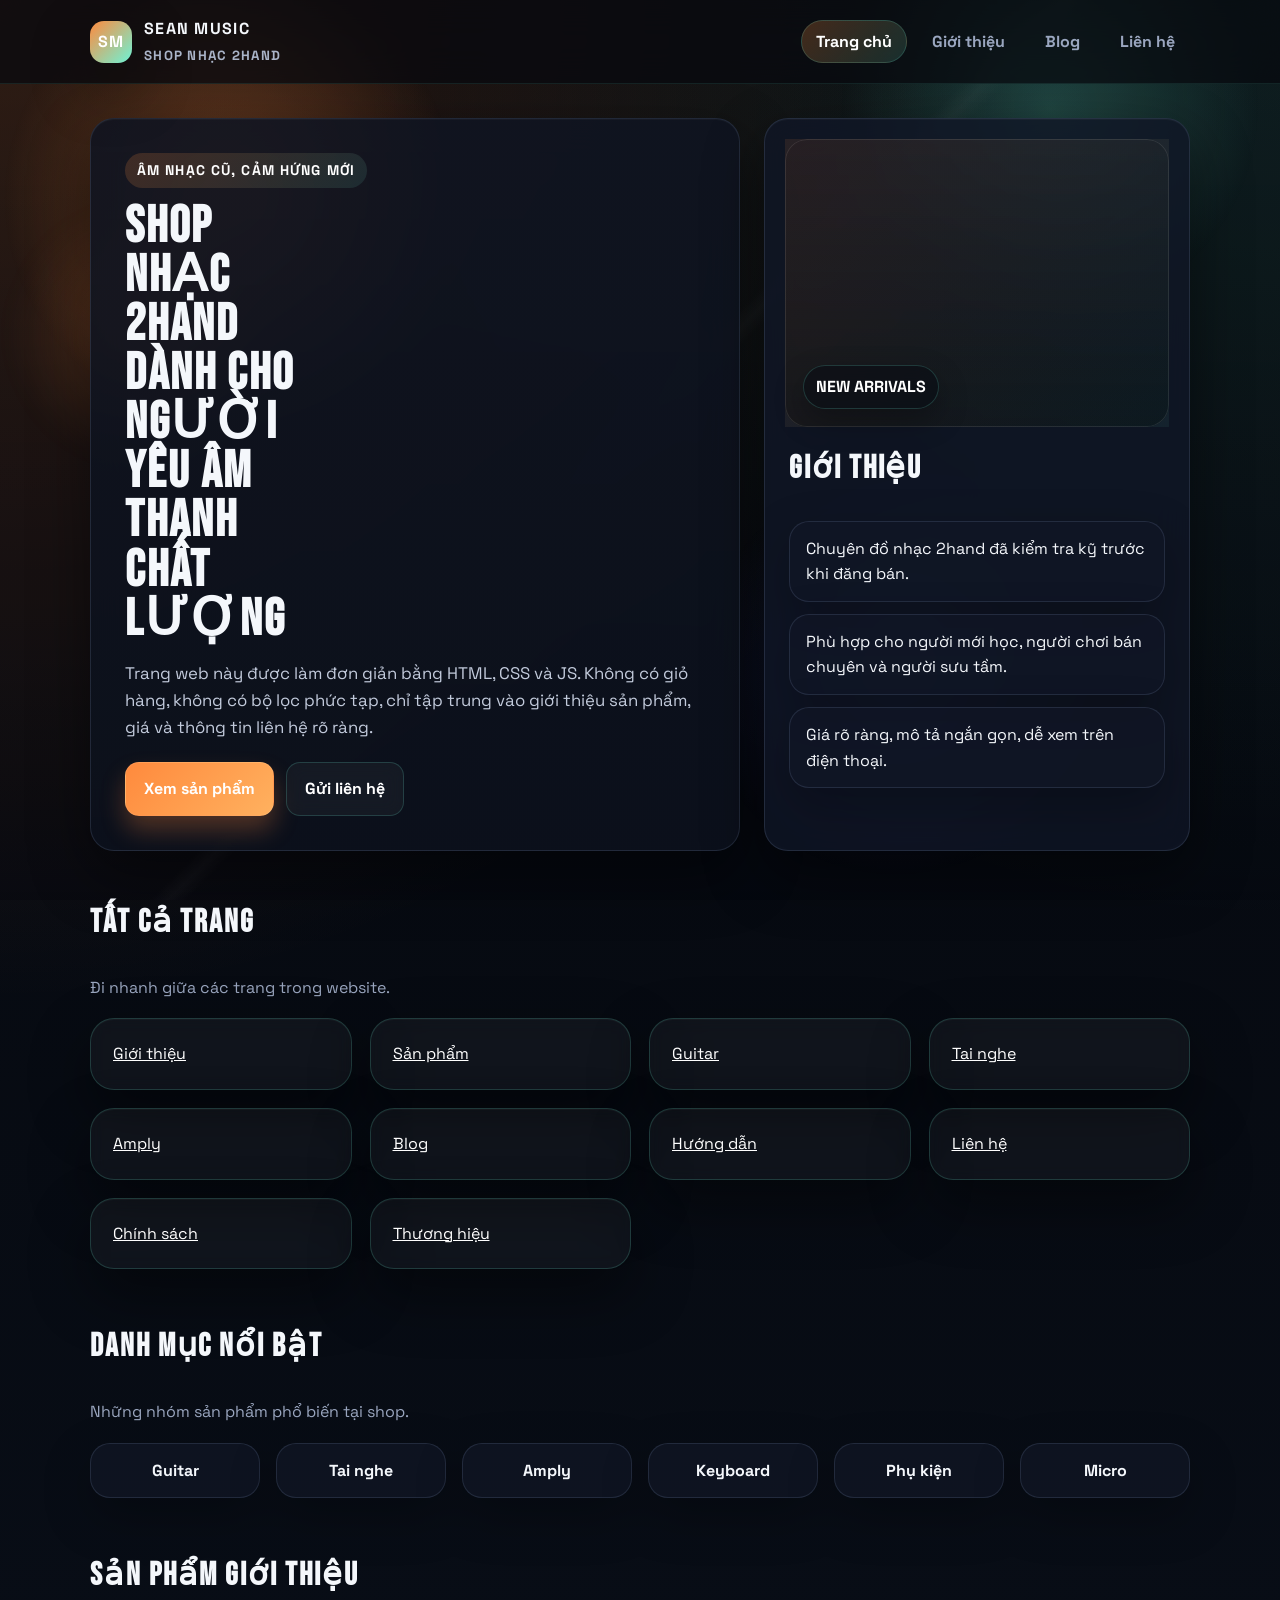
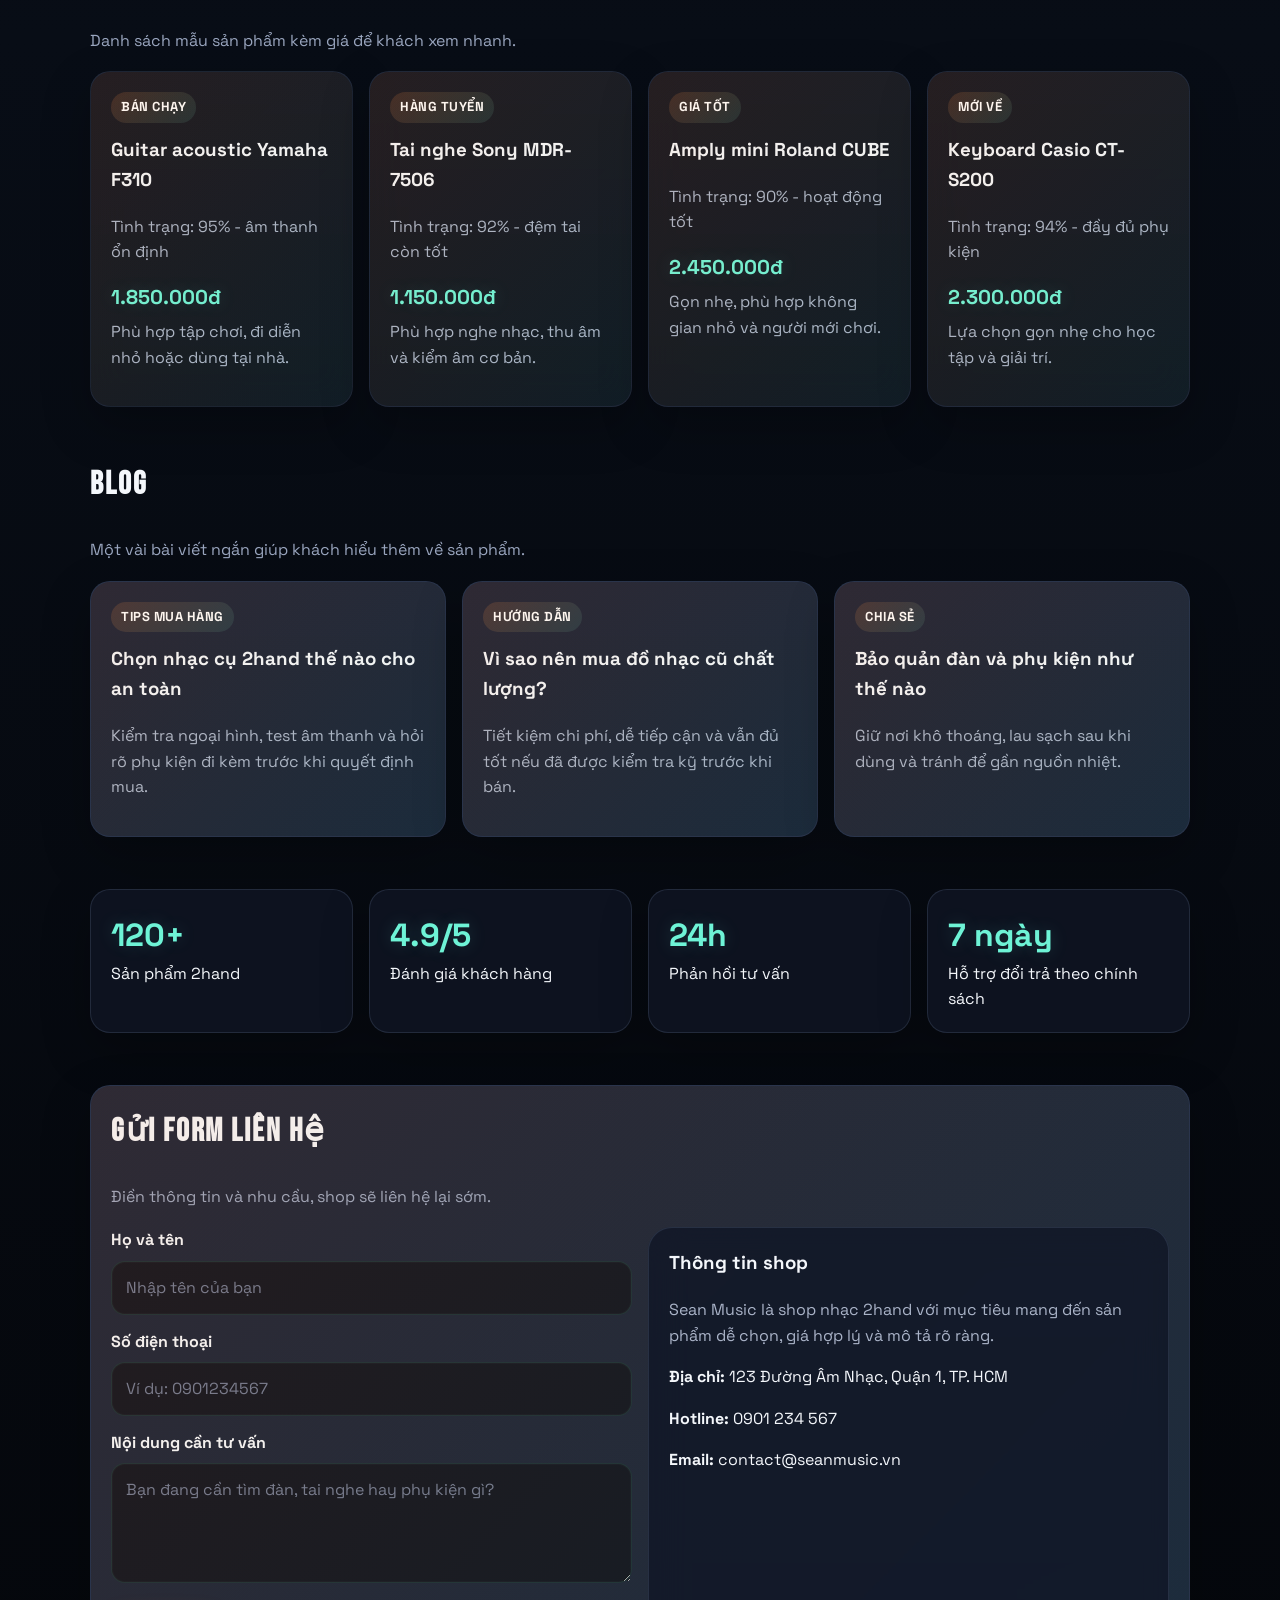
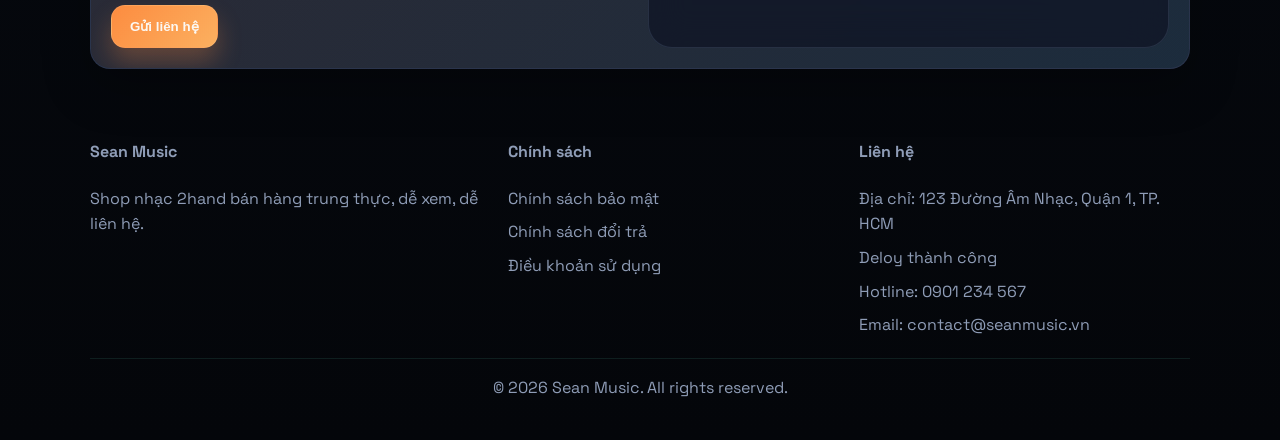
<file: index.html>
<!DOCTYPE html>
<html lang="vi">
<head>
    <meta charset="UTF-8">
    <meta name="viewport" content="width=device-width, initial-scale=1.0">
    <title>Sean Music - Shop nhạc 2hand</title>
    <link rel="stylesheet" href="style.css">
</head>
<body>
    <div class="scroll-progress" aria-hidden="true"></div>
    <header>
        <div class="container topbar">
            <div class="brand">
                <div class="brand-badge">SM</div>
                <div>
                    <div>Sean Music</div>
                    <small class="muted">Shop nhạc 2hand</small>
                </div>
            </div>

            <nav aria-label="Điều hướng chính">
                <ul>
                    <li><a href="#trang-chu">Trang chủ</a></li>
                    <li><a href="#gioi-thieu">Giới thiệu</a></li>
                    <li><a href="#blog">Blog</a></li>
                    <li><a href="#lien-he">Liên hệ</a></li>
                </ul>
            </nav>
        </div>
    </header>

    <main class="container">
        <section class="hero reveal" id="trang-chu">
            <div class="card hero-card">
                <span class="eyebrow">Âm nhạc cũ, cảm hứng mới</span>
                <h1>Shop nhạc 2hand dành cho người yêu âm thanh chất lượng</h1>
                <p class="lead">Trang web này được làm đơn giản bằng HTML, CSS và JS. Không có giỏ hàng, không có bộ lọc phức tạp, chỉ tập trung vào giới thiệu sản phẩm, giá và thông tin liên hệ rõ ràng.</p>
                <div class="cta-row">
                    <a class="btn btn-primary" href="#san-pham">Xem sản phẩm</a>
                    <a class="btn btn-secondary" href="#lien-he">Gửi liên hệ</a>
                </div>
            </div>

            <aside class="card side-card hero-visual" id="gioi-thieu">
                <div class="hero-visual__image">
                    <span class="hero-visual__badge">New arrivals</span>
                </div>
                <div class="hero-visual__content">
                    <h2>Giới thiệu</h2>
                    <div class="feature-box">Chuyên đồ nhạc 2hand đã kiểm tra kỹ trước khi đăng bán.</div>
                    <div class="feature-box">Phù hợp cho người mới học, người chơi bán chuyên và người sưu tầm.</div>
                    <div class="feature-box">Giá rõ ràng, mô tả ngắn gọn, dễ xem trên điện thoại.</div>
                </div>
            </aside>
        </section>

        <section class="section reveal">
            <div class="section-title">
                <div>
                    <h2>Tất cả trang</h2>
                    <p>Đi nhanh giữa các trang trong website.</p>
                </div>
            </div>
            <div class="page-grid">
                <a class="card page-card btn-secondary" href="gioi-thieu.html">Giới thiệu</a>
                <a class="card page-card btn-secondary" href="san-pham.html">Sản phẩm</a>
                <a class="card page-card btn-secondary" href="guitar.html">Guitar</a>
                <a class="card page-card btn-secondary" href="tai-nghe.html">Tai nghe</a>
                <a class="card page-card btn-secondary" href="amply.html">Amply</a>
                <a class="card page-card btn-secondary" href="blog.html">Blog</a>
                <a class="card page-card btn-secondary" href="huong-dan.html">Hướng dẫn</a>
                <a class="card page-card btn-secondary" href="lien-he.html">Liên hệ</a>
                <a class="card page-card btn-secondary" href="chinh-sach.html">Chính sách</a>
                <a class="card page-card btn-secondary" href="thuong-hieu.html">Thương hiệu</a>
            </div>
        </section>

        <section class="section reveal">
            <div class="section-title">
                <div>
                    <h2>Danh mục nổi bật</h2>
                    <p>Những nhóm sản phẩm phổ biến tại shop.</p>
                </div>
            </div>
            <div class="grid">
                <div class="pill">Guitar</div>
                <div class="pill">Tai nghe</div>
                <div class="pill">Amply</div>
                <div class="pill">Keyboard</div>
                <div class="pill">Phụ kiện</div>
                <div class="pill">Micro</div>
            </div>
        </section>

        <section class="section reveal" id="san-pham">
            <div class="section-title">
                <div>
                    <h2>Sản phẩm giới thiệu</h2>
                    <p>Danh sách mẫu sản phẩm kèm giá để khách xem nhanh.</p>
                </div>
            </div>
            <div class="product-grid">
                <article class="product-card card">
                    <span class="tag">Bán chạy</span>
                    <h3>Guitar acoustic Yamaha F310</h3>
                    <p class="muted">Tình trạng: 95% - âm thanh ổn định</p>
                    <div class="price">1.850.000đ</div>
                    <p class="muted">Phù hợp tập chơi, đi diễn nhỏ hoặc dùng tại nhà.</p>
                </article>
                <article class="product-card card">
                    <span class="tag">Hàng tuyển</span>
                    <h3>Tai nghe Sony MDR-7506</h3>
                    <p class="muted">Tình trạng: 92% - đệm tai còn tốt</p>
                    <div class="price">1.150.000đ</div>
                    <p class="muted">Phù hợp nghe nhạc, thu âm và kiểm âm cơ bản.</p>
                </article>
                <article class="product-card card">
                    <span class="tag">Giá tốt</span>
                    <h3>Amply mini Roland CUBE</h3>
                    <p class="muted">Tình trạng: 90% - hoạt động tốt</p>
                    <div class="price">2.450.000đ</div>
                    <p class="muted">Gọn nhẹ, phù hợp không gian nhỏ và người mới chơi.</p>
                </article>
                <article class="product-card card">
                    <span class="tag">Mới về</span>
                    <h3>Keyboard Casio CT-S200</h3>
                    <p class="muted">Tình trạng: 94% - đầy đủ phụ kiện</p>
                    <div class="price">2.300.000đ</div>
                    <p class="muted">Lựa chọn gọn nhẹ cho học tập và giải trí.</p>
                </article>
            </div>
        </section>

        <section class="section reveal" id="blog">
            <div class="section-title">
                <div>
                    <h2>Blog</h2>
                    <p>Một vài bài viết ngắn giúp khách hiểu thêm về sản phẩm.</p>
                </div>
            </div>
            <div class="blog-grid">
                <article class="blog-card">
                    <span class="tag">Tips mua hàng</span>
                    <h3>Chọn nhạc cụ 2hand thế nào cho an toàn</h3>
                    <p class="muted">Kiểm tra ngoại hình, test âm thanh và hỏi rõ phụ kiện đi kèm trước khi quyết định mua.</p>
                </article>
                <article class="blog-card">
                    <span class="tag">Hướng dẫn</span>
                    <h3>Vì sao nên mua đồ nhạc cũ chất lượng?</h3>
                    <p class="muted">Tiết kiệm chi phí, dễ tiếp cận và vẫn đủ tốt nếu đã được kiểm tra kỹ trước khi bán.</p>
                </article>
                <article class="blog-card">
                    <span class="tag">Chia sẻ</span>
                    <h3>Bảo quản đàn và phụ kiện như thế nào</h3>
                    <p class="muted">Giữ nơi khô thoáng, lau sạch sau khi dùng và tránh để gần nguồn nhiệt.</p>
                </article>
            </div>
        </section>

        <section class="section reveal">
            <div class="stats-grid">
                <div class="stat"><strong>120+</strong>Sản phẩm 2hand</div>
                <div class="stat"><strong>4.9/5</strong>Đánh giá khách hàng</div>
                <div class="stat"><strong>24h</strong>Phản hồi tư vấn</div>
                <div class="stat"><strong>7 ngày</strong>Hỗ trợ đổi trả theo chính sách</div>
            </div>
        </section>

        <section class="section reveal" id="lien-he">
            <div class="contact-card card">
                <div class="section-title">
                    <div>
                        <h2>Gửi form liên hệ</h2>
                        <p>Điền thông tin và nhu cầu, shop sẽ liên hệ lại sớm.</p>
                    </div>
                </div>

                <div class="contact-grid">
                    <div>
                        <div id="formMessage" class="message" aria-live="polite"></div>
                        <form id="contactForm">
                            <div class="form-group">
                                <label for="name">Họ và tên</label>
                                <input id="name" name="name" type="text" placeholder="Nhập tên của bạn" required>
                            </div>
                            <div class="form-group">
                                <label for="phone">Số điện thoại</label>
                                <input id="phone" name="phone" type="text" placeholder="Ví dụ: 0901234567" required>
                            </div>
                            <div class="form-group">
                                <label for="message">Nội dung cần tư vấn</label>
                                <textarea id="message" name="message" placeholder="Bạn đang cần tìm đàn, tai nghe hay phụ kiện gì?"></textarea>
                            </div>
                            <button class="btn btn-primary" type="submit">Gửi liên hệ</button>
                        </form>
                    </div>

                    <div class="card side-card" style="box-shadow:none; margin:0;">
                        <h3>Thông tin shop</h3>
                        <p class="muted">Sean Music là shop nhạc 2hand với mục tiêu mang đến sản phẩm dễ chọn, giá hợp lý và mô tả rõ ràng.</p>
                        <p><strong>Địa chỉ:</strong> 123 Đường Âm Nhạc, Quận 1, TP. HCM</p>
                        <p><strong>Hotline:</strong> 0901 234 567</p>
                        <p><strong>Email:</strong> contact@seanmusic.vn</p>
                    </div>
                </div>
            </div>
        </section>
    </main>

    <footer>
        <div class="container">
            <div class="footer-grid">
                <div class="footer-box">
                    <h4>Sean Music</h4>
                    <p>Shop nhạc 2hand bán hàng trung thực, dễ xem, dễ liên hệ.</p>
                </div>
                <div class="footer-box">
                    <h4>Chính sách</h4>
                    <ul>
                        <li><a href="#">Chính sách bảo mật</a></li>
                        <li><a href="#">Chính sách đổi trả</a></li>
                        <li><a href="#">Điều khoản sử dụng</a></li>
                    </ul>
                </div>
                <div class="footer-box">
                    <h4>Liên hệ</h4>
                    <ul>
                        <li>Địa chỉ: 123 Đường Âm Nhạc, Quận 1, TP. HCM</li>
                        <li>Deloy thành công</li>
                        <li>Hotline: 0901 234 567</li>
                        <li>Email: contact@seanmusic.vn</li>
                    </ul>
                </div>
            </div>
            <div class="footer-bottom">&copy; 2026 Sean Music. All rights reserved.</div>
        </div>
    </footer>

    <script src="script.js"></script>
</body>
</html>
</file>
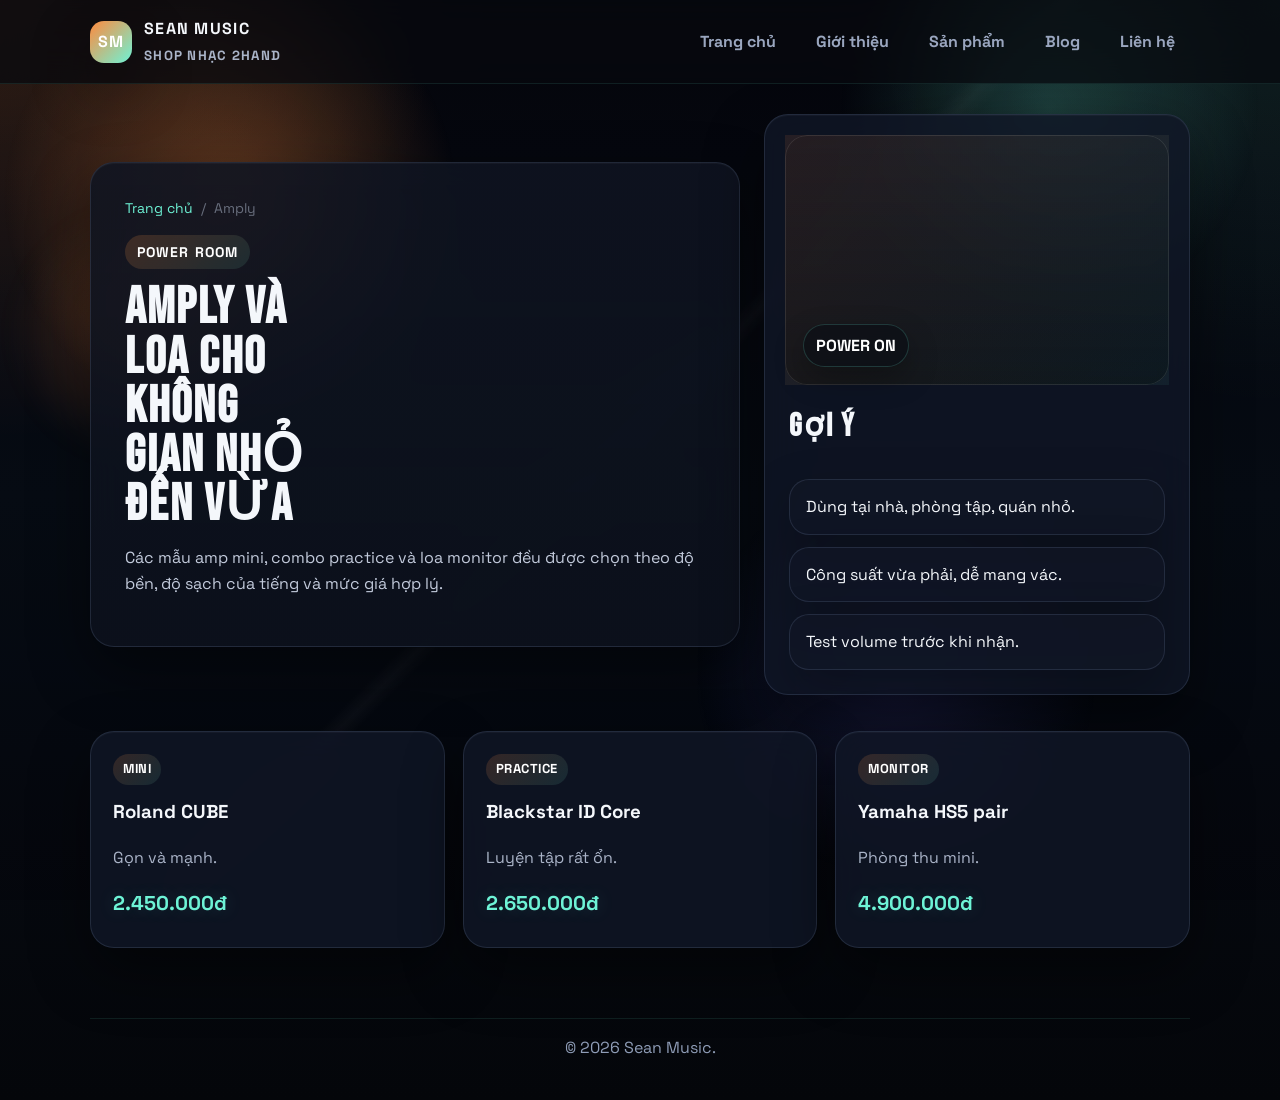
<file: amply.html>
<!DOCTYPE html>
<html lang="vi">
<head><meta charset="UTF-8"><meta name="viewport" content="width=device-width, initial-scale=1.0"><title>Amply - Sean Music</title><link rel="stylesheet" href="style.css"></head>
<body><div class="scroll-progress" aria-hidden="true"></div><header><div class="container topbar"><div class="brand"><div class="brand-badge">SM</div><div><div>Sean Music</div><small class="muted">Shop nhạc 2hand</small></div></div><nav aria-label="Điều hướng chính"><ul><li><a href="index.html">Trang chủ</a></li><li><a href="gioi-thieu.html">Giới thiệu</a></li><li><a href="san-pham.html">Sản phẩm</a></li><li><a href="blog.html">Blog</a></li><li><a href="lien-he.html">Liên hệ</a></li></ul></nav></div></header><main class="container"><section class="hero page-hero reveal"><div class="card hero-card"><div class="breadcrumb"><a href="index.html">Trang chủ</a><span>/</span><span>Amply</span></div><span class="eyebrow">Power room</span><h1>Amply và loa cho không gian nhỏ đến vừa</h1><p class="page-note">Các mẫu amp mini, combo practice và loa monitor đều được chọn theo độ bền, độ sạch của tiếng và mức giá hợp lý.</p></div><aside class="card side-card hero-visual"><div class="hero-visual__image"><span class="hero-visual__badge">Power on</span></div><div class="hero-visual__content"><h2>Gợi ý</h2><div class="feature-box">Dùng tại nhà, phòng tập, quán nhỏ.</div><div class="feature-box">Công suất vừa phải, dễ mang vác.</div><div class="feature-box">Test volume trước khi nhận.</div></div></aside></section><section class="section reveal"><div class="page-grid"><div class="card page-card"><span class="tag">Mini</span><h3>Roland CUBE</h3><p class="muted">Gọn và mạnh.</p><div class="price">2.450.000đ</div></div><div class="card page-card"><span class="tag">Practice</span><h3>Blackstar ID Core</h3><p class="muted">Luyện tập rất ổn.</p><div class="price">2.650.000đ</div></div><div class="card page-card"><span class="tag">Monitor</span><h3>Yamaha HS5 pair</h3><p class="muted">Phòng thu mini.</p><div class="price">4.900.000đ</div></div></div></section></main><footer><div class="container"><div class="footer-bottom">&copy; 2026 Sean Music.</div></div></footer><script src="script.js"></script></body></html>
</file>
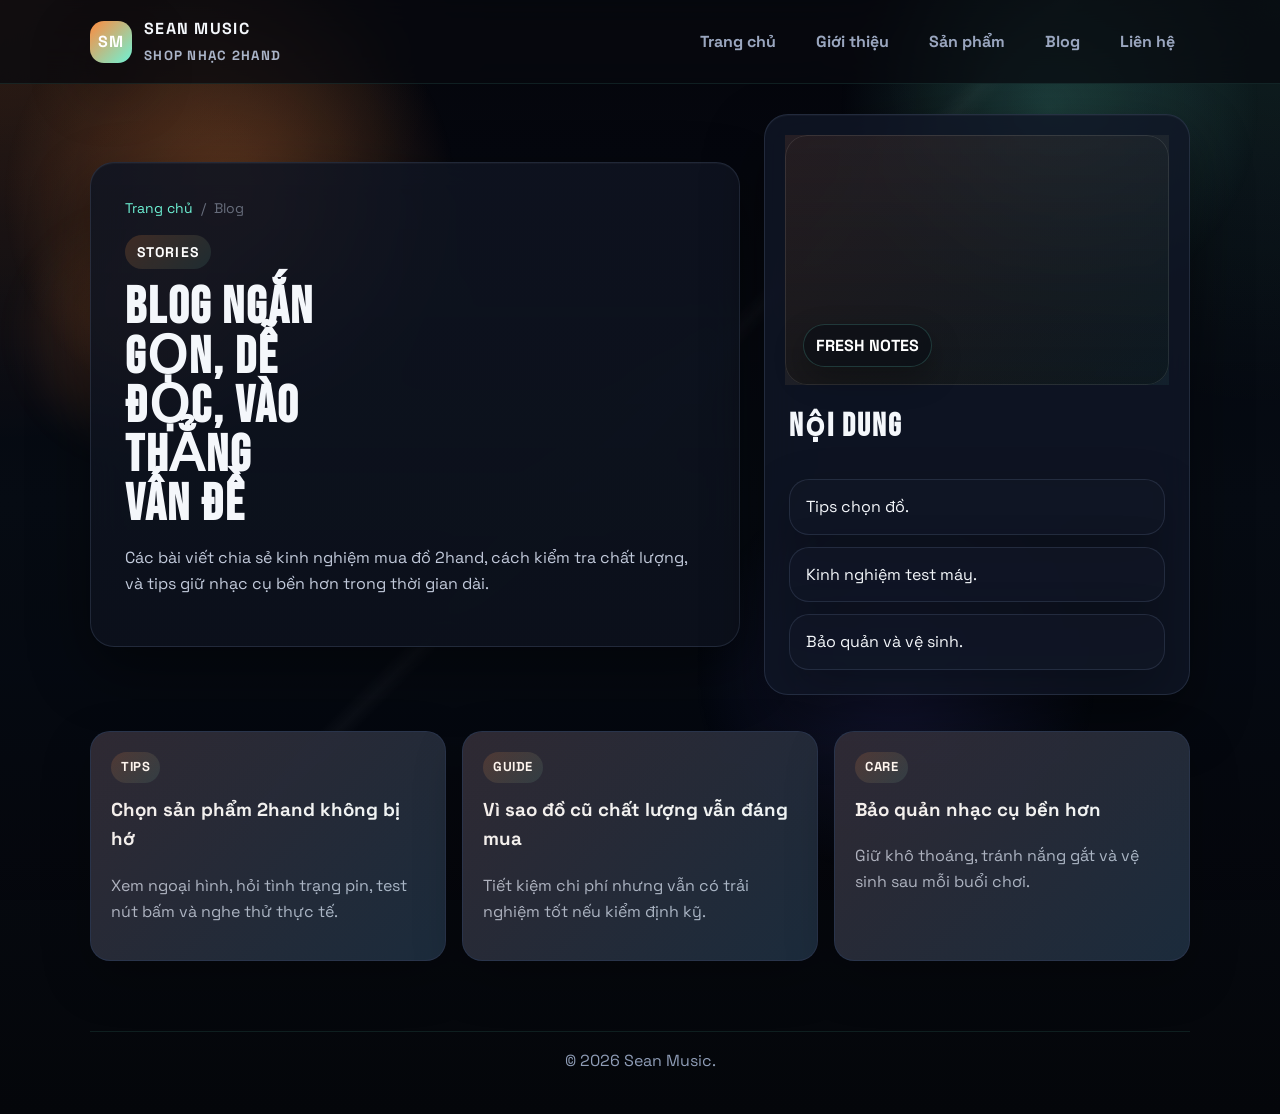
<file: blog.html>
<!DOCTYPE html>
<html lang="vi">
<head><meta charset="UTF-8"><meta name="viewport" content="width=device-width, initial-scale=1.0"><title>Blog - Sean Music</title><link rel="stylesheet" href="style.css"></head>
<body><div class="scroll-progress" aria-hidden="true"></div><header><div class="container topbar"><div class="brand"><div class="brand-badge">SM</div><div><div>Sean Music</div><small class="muted">Shop nhạc 2hand</small></div></div><nav aria-label="Điều hướng chính"><ul><li><a href="index.html">Trang chủ</a></li><li><a href="gioi-thieu.html">Giới thiệu</a></li><li><a href="san-pham.html">Sản phẩm</a></li><li><a href="blog.html">Blog</a></li><li><a href="lien-he.html">Liên hệ</a></li></ul></nav></div></header><main class="container"><section class="hero page-hero reveal"><div class="card hero-card"><div class="breadcrumb"><a href="index.html">Trang chủ</a><span>/</span><span>Blog</span></div><span class="eyebrow">Stories</span><h1>Blog ngắn gọn, dễ đọc, vào thẳng vấn đề</h1><p class="page-note">Các bài viết chia sẻ kinh nghiệm mua đồ 2hand, cách kiểm tra chất lượng, và tips giữ nhạc cụ bền hơn trong thời gian dài.</p></div><aside class="card side-card hero-visual"><div class="hero-visual__image"><span class="hero-visual__badge">Fresh notes</span></div><div class="hero-visual__content"><h2>Nội dung</h2><div class="feature-box">Tips chọn đồ.</div><div class="feature-box">Kinh nghiệm test máy.</div><div class="feature-box">Bảo quản và vệ sinh.</div></div></aside></section><section class="section reveal"><div class="blog-grid"><article class="blog-card"><span class="tag">Tips</span><h3>Chọn sản phẩm 2hand không bị hớ</h3><p class="muted">Xem ngoại hình, hỏi tình trạng pin, test nút bấm và nghe thử thực tế.</p></article><article class="blog-card"><span class="tag">Guide</span><h3>Vì sao đồ cũ chất lượng vẫn đáng mua</h3><p class="muted">Tiết kiệm chi phí nhưng vẫn có trải nghiệm tốt nếu kiểm định kỹ.</p></article><article class="blog-card"><span class="tag">Care</span><h3>Bảo quản nhạc cụ bền hơn</h3><p class="muted">Giữ khô thoáng, tránh nắng gắt và vệ sinh sau mỗi buổi chơi.</p></article></div></section></main><footer><div class="container"><div class="footer-bottom">&copy; 2026 Sean Music.</div></div></footer><script src="script.js"></script></body></html>
</file>
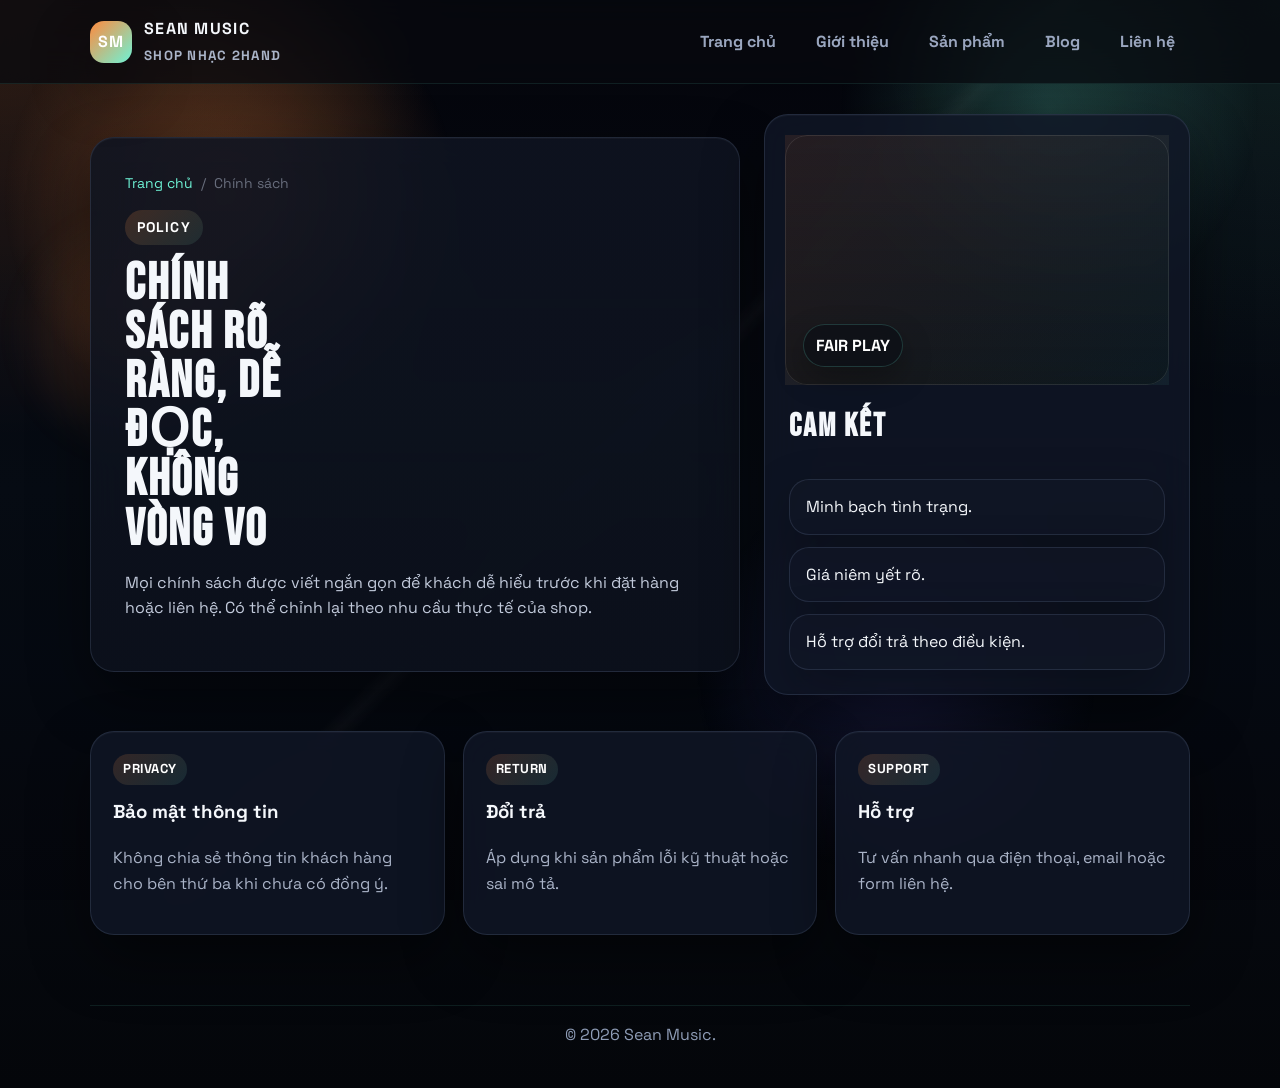
<file: chinh-sach.html>
<!DOCTYPE html>
<html lang="vi">
<head><meta charset="UTF-8"><meta name="viewport" content="width=device-width, initial-scale=1.0"><title>Chính sách - Sean Music</title><link rel="stylesheet" href="style.css"></head>
<body><div class="scroll-progress" aria-hidden="true"></div><header><div class="container topbar"><div class="brand"><div class="brand-badge">SM</div><div><div>Sean Music</div><small class="muted">Shop nhạc 2hand</small></div></div><nav aria-label="Điều hướng chính"><ul><li><a href="index.html">Trang chủ</a></li><li><a href="gioi-thieu.html">Giới thiệu</a></li><li><a href="san-pham.html">Sản phẩm</a></li><li><a href="blog.html">Blog</a></li><li><a href="lien-he.html">Liên hệ</a></li></ul></nav></div></header><main class="container"><section class="hero page-hero reveal"><div class="card hero-card"><div class="breadcrumb"><a href="index.html">Trang chủ</a><span>/</span><span>Chính sách</span></div><span class="eyebrow">Policy</span><h1>Chính sách rõ ràng, dễ đọc, không vòng vo</h1><p class="page-note">Mọi chính sách được viết ngắn gọn để khách dễ hiểu trước khi đặt hàng hoặc liên hệ. Có thể chỉnh lại theo nhu cầu thực tế của shop.</p></div><aside class="card side-card hero-visual"><div class="hero-visual__image"><span class="hero-visual__badge">Fair play</span></div><div class="hero-visual__content"><h2>Cam kết</h2><div class="feature-box">Minh bạch tình trạng.</div><div class="feature-box">Giá niêm yết rõ.</div><div class="feature-box">Hỗ trợ đổi trả theo điều kiện.</div></div></aside></section><section class="section reveal"><div class="page-grid"><div class="card page-card"><span class="tag">Privacy</span><h3>Bảo mật thông tin</h3><p class="muted">Không chia sẻ thông tin khách hàng cho bên thứ ba khi chưa có đồng ý.</p></div><div class="card page-card"><span class="tag">Return</span><h3>Đổi trả</h3><p class="muted">Áp dụng khi sản phẩm lỗi kỹ thuật hoặc sai mô tả.</p></div><div class="card page-card"><span class="tag">Support</span><h3>Hỗ trợ</h3><p class="muted">Tư vấn nhanh qua điện thoại, email hoặc form liên hệ.</p></div></div></section></main><footer><div class="container"><div class="footer-bottom">&copy; 2026 Sean Music.</div></div></footer><script src="script.js"></script></body></html>
</file>
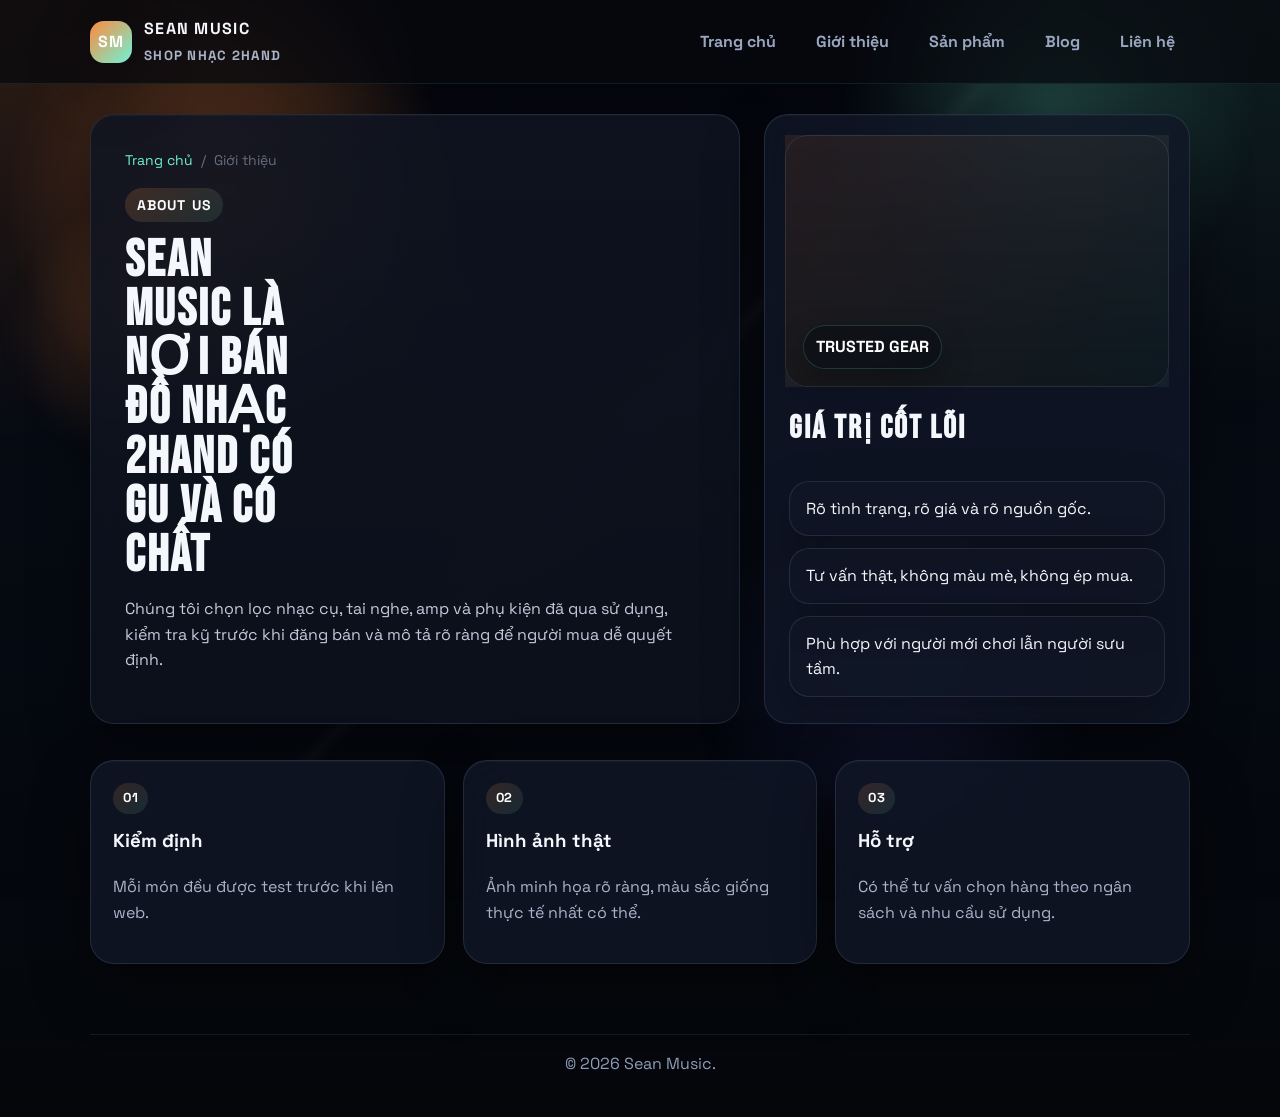
<file: gioi-thieu.html>
<!DOCTYPE html>
<html lang="vi">
<head>
    <meta charset="UTF-8">
    <meta name="viewport" content="width=device-width, initial-scale=1.0">
    <title>Giới thiệu - Sean Music</title>
    <link rel="stylesheet" href="style.css">
</head>
<body>
    <div class="scroll-progress" aria-hidden="true"></div>
    <header>
        <div class="container topbar">
            <div class="brand"><div class="brand-badge">SM</div><div><div>Sean Music</div><small class="muted">Shop nhạc 2hand</small></div></div>
            <nav aria-label="Điều hướng chính"><ul><li><a href="index.html">Trang chủ</a></li><li><a href="gioi-thieu.html">Giới thiệu</a></li><li><a href="san-pham.html">Sản phẩm</a></li><li><a href="blog.html">Blog</a></li><li><a href="lien-he.html">Liên hệ</a></li></ul></nav>
        </div>
    </header>
    <main class="container">
        <section class="hero page-hero reveal">
            <div class="card hero-card">
                <div class="breadcrumb"><a href="index.html">Trang chủ</a><span>/</span><span>Giới thiệu</span></div>
                <span class="eyebrow">About us</span>
                <h1>Sean Music là nơi bán đồ nhạc 2hand có gu và có chất</h1>
                <p class="page-note">Chúng tôi chọn lọc nhạc cụ, tai nghe, amp và phụ kiện đã qua sử dụng, kiểm tra kỹ trước khi đăng bán và mô tả rõ ràng để người mua dễ quyết định.</p>
            </div>
            <aside class="card side-card hero-visual"><div class="hero-visual__image"><span class="hero-visual__badge">Trusted gear</span></div><div class="hero-visual__content"><h2>Giá trị cốt lõi</h2><div class="feature-box">Rõ tình trạng, rõ giá và rõ nguồn gốc.</div><div class="feature-box">Tư vấn thật, không màu mè, không ép mua.</div><div class="feature-box">Phù hợp với người mới chơi lẫn người sưu tầm.</div></div></aside>
        </section>
        <section class="section reveal"><div class="page-grid"><div class="card page-card"><span class="tag">01</span><h3>Kiểm định</h3><p class="muted">Mỗi món đều được test trước khi lên web.</p></div><div class="card page-card"><span class="tag">02</span><h3>Hình ảnh thật</h3><p class="muted">Ảnh minh họa rõ ràng, màu sắc giống thực tế nhất có thể.</p></div><div class="card page-card"><span class="tag">03</span><h3>Hỗ trợ</h3><p class="muted">Có thể tư vấn chọn hàng theo ngân sách và nhu cầu sử dụng.</p></div></div></section>
    </main>
    <footer><div class="container"><div class="footer-bottom">&copy; 2026 Sean Music.</div></div></footer>
    <script src="script.js"></script>
</body>
</html>
</file>
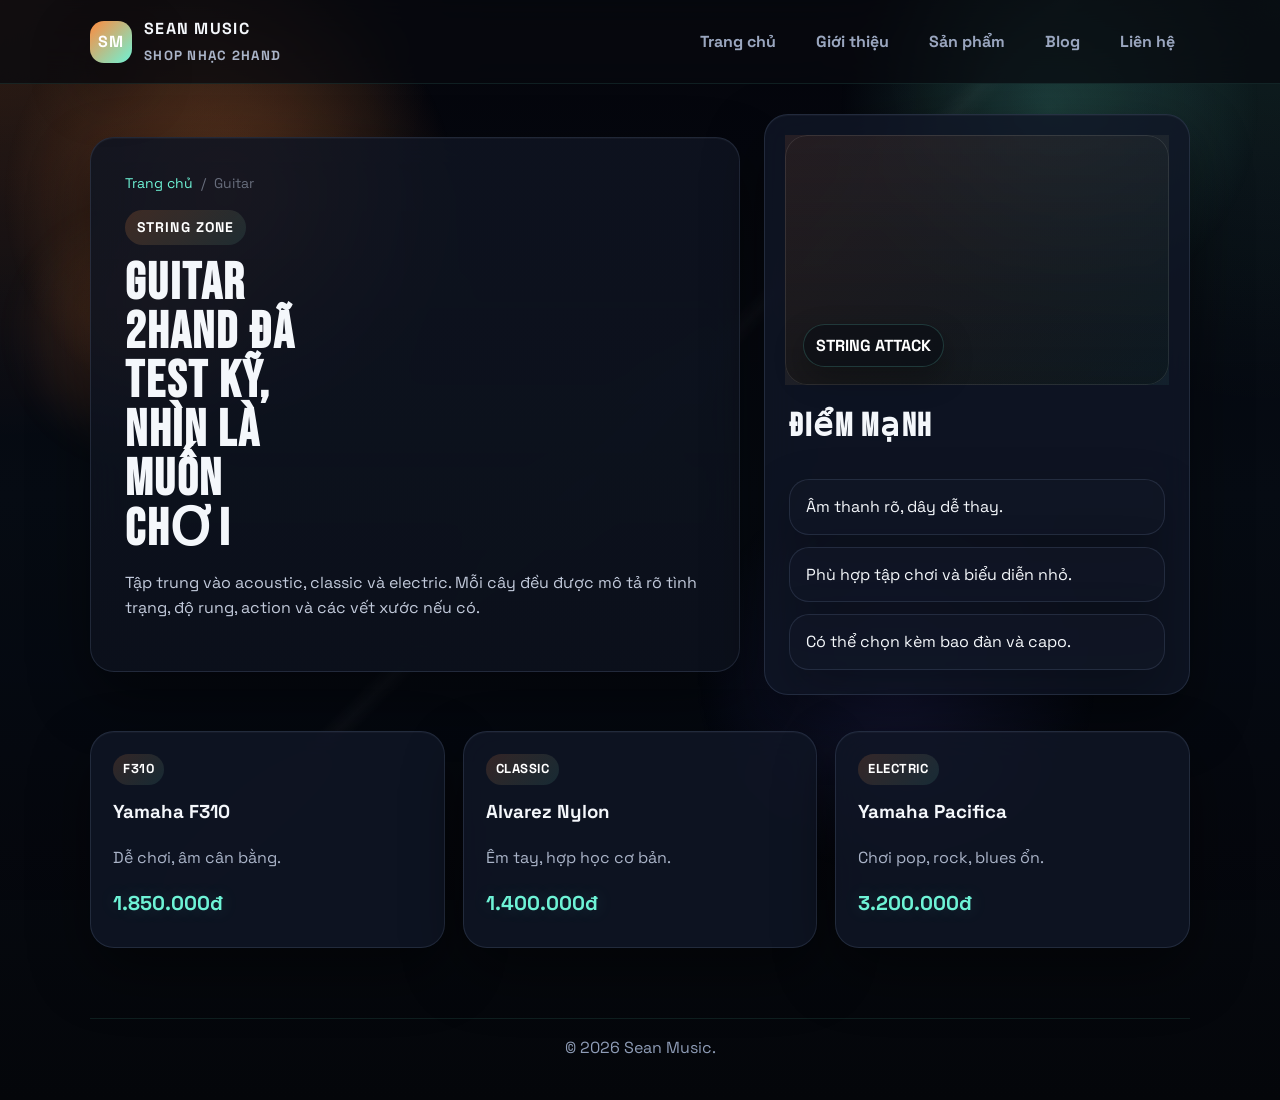
<file: guitar.html>
<!DOCTYPE html>
<html lang="vi">
<head><meta charset="UTF-8"><meta name="viewport" content="width=device-width, initial-scale=1.0"><title>Guitar - Sean Music</title><link rel="stylesheet" href="style.css"></head>
<body><div class="scroll-progress" aria-hidden="true"></div><header><div class="container topbar"><div class="brand"><div class="brand-badge">SM</div><div><div>Sean Music</div><small class="muted">Shop nhạc 2hand</small></div></div><nav aria-label="Điều hướng chính"><ul><li><a href="index.html">Trang chủ</a></li><li><a href="gioi-thieu.html">Giới thiệu</a></li><li><a href="san-pham.html">Sản phẩm</a></li><li><a href="blog.html">Blog</a></li><li><a href="lien-he.html">Liên hệ</a></li></ul></nav></div></header><main class="container"><section class="hero page-hero reveal"><div class="card hero-card"><div class="breadcrumb"><a href="index.html">Trang chủ</a><span>/</span><span>Guitar</span></div><span class="eyebrow">String zone</span><h1>Guitar 2hand đã test kỹ, nhìn là muốn chơi</h1><p class="page-note">Tập trung vào acoustic, classic và electric. Mỗi cây đều được mô tả rõ tình trạng, độ rung, action và các vết xước nếu có.</p></div><aside class="card side-card hero-visual"><div class="hero-visual__image"><span class="hero-visual__badge">String attack</span></div><div class="hero-visual__content"><h2>Điểm mạnh</h2><div class="feature-box">Âm thanh rõ, dây dễ thay.</div><div class="feature-box">Phù hợp tập chơi và biểu diễn nhỏ.</div><div class="feature-box">Có thể chọn kèm bao đàn và capo.</div></div></aside></section><section class="section reveal"><div class="page-grid"><div class="card page-card"><span class="tag">F310</span><h3>Yamaha F310</h3><p class="muted">Dễ chơi, âm cân bằng.</p><div class="price">1.850.000đ</div></div><div class="card page-card"><span class="tag">Classic</span><h3>Alvarez Nylon</h3><p class="muted">Êm tay, hợp học cơ bản.</p><div class="price">1.400.000đ</div></div><div class="card page-card"><span class="tag">Electric</span><h3>Yamaha Pacifica</h3><p class="muted">Chơi pop, rock, blues ổn.</p><div class="price">3.200.000đ</div></div></div></section></main><footer><div class="container"><div class="footer-bottom">&copy; 2026 Sean Music.</div></div></footer><script src="script.js"></script></body></html>
</file>
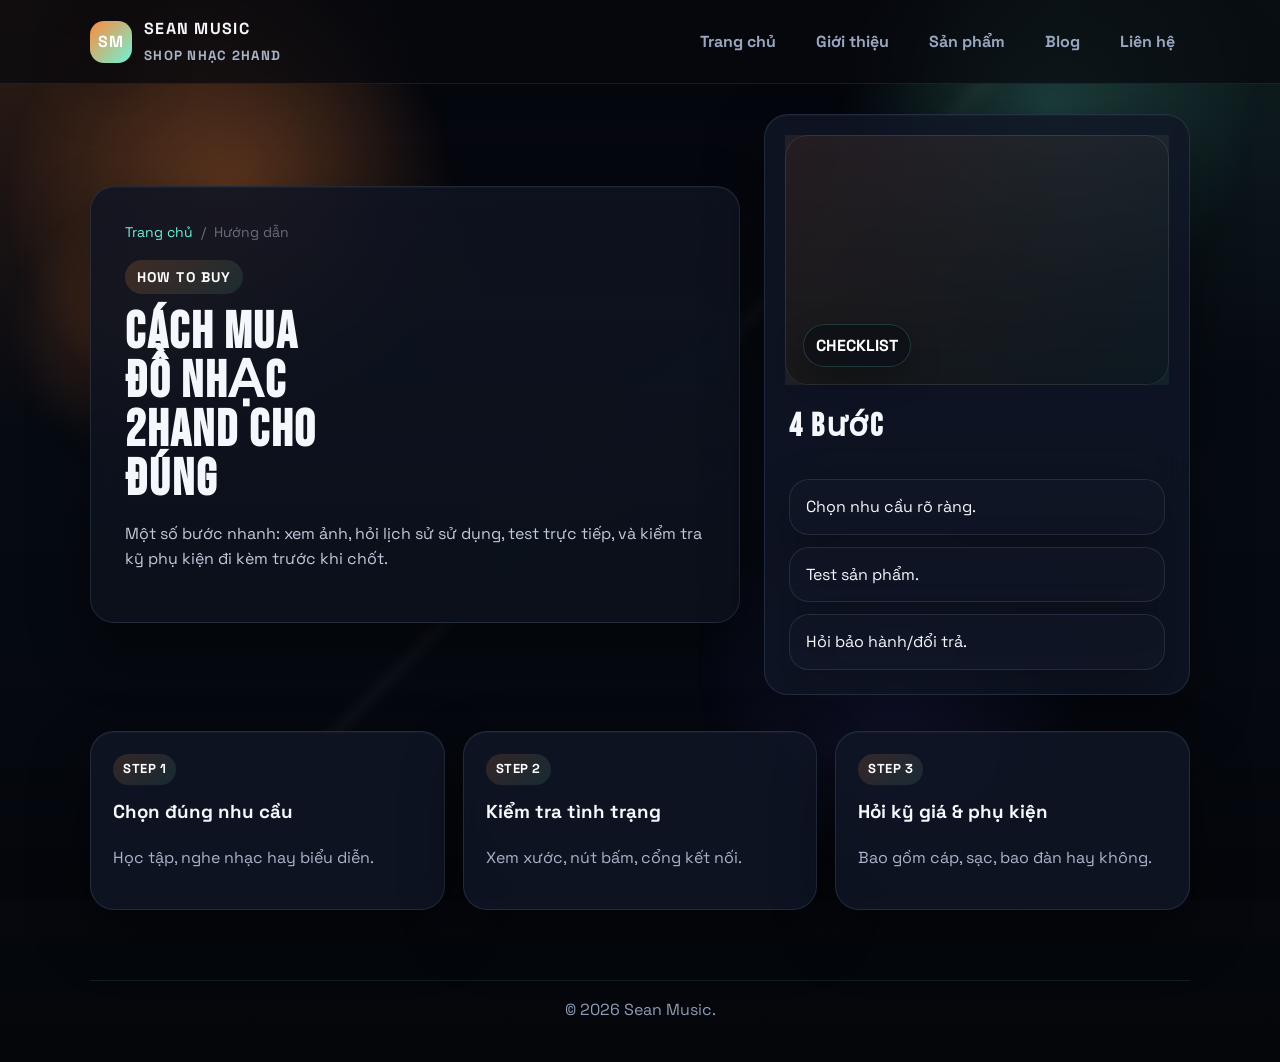
<file: huong-dan.html>
<!DOCTYPE html>
<html lang="vi">
<head><meta charset="UTF-8"><meta name="viewport" content="width=device-width, initial-scale=1.0"><title>Hướng dẫn - Sean Music</title><link rel="stylesheet" href="style.css"></head>
<body><div class="scroll-progress" aria-hidden="true"></div><header><div class="container topbar"><div class="brand"><div class="brand-badge">SM</div><div><div>Sean Music</div><small class="muted">Shop nhạc 2hand</small></div></div><nav aria-label="Điều hướng chính"><ul><li><a href="index.html">Trang chủ</a></li><li><a href="gioi-thieu.html">Giới thiệu</a></li><li><a href="san-pham.html">Sản phẩm</a></li><li><a href="blog.html">Blog</a></li><li><a href="lien-he.html">Liên hệ</a></li></ul></nav></div></header><main class="container"><section class="hero page-hero reveal"><div class="card hero-card"><div class="breadcrumb"><a href="index.html">Trang chủ</a><span>/</span><span>Hướng dẫn</span></div><span class="eyebrow">How to buy</span><h1>Cách mua đồ nhạc 2hand cho đúng</h1><p class="page-note">Một số bước nhanh: xem ảnh, hỏi lịch sử sử dụng, test trực tiếp, và kiểm tra kỹ phụ kiện đi kèm trước khi chốt.</p></div><aside class="card side-card hero-visual"><div class="hero-visual__image"><span class="hero-visual__badge">Checklist</span></div><div class="hero-visual__content"><h2>4 bước</h2><div class="feature-box">Chọn nhu cầu rõ ràng.</div><div class="feature-box">Test sản phẩm.</div><div class="feature-box">Hỏi bảo hành/đổi trả.</div></div></aside></section><section class="section reveal"><div class="page-grid"><div class="card page-card"><span class="tag">Step 1</span><h3>Chọn đúng nhu cầu</h3><p class="muted">Học tập, nghe nhạc hay biểu diễn.</p></div><div class="card page-card"><span class="tag">Step 2</span><h3>Kiểm tra tình trạng</h3><p class="muted">Xem xước, nút bấm, cổng kết nối.</p></div><div class="card page-card"><span class="tag">Step 3</span><h3>Hỏi kỹ giá & phụ kiện</h3><p class="muted">Bao gồm cáp, sạc, bao đàn hay không.</p></div></div></section></main><footer><div class="container"><div class="footer-bottom">&copy; 2026 Sean Music.</div></div></footer><script src="script.js"></script></body></html>
</file>
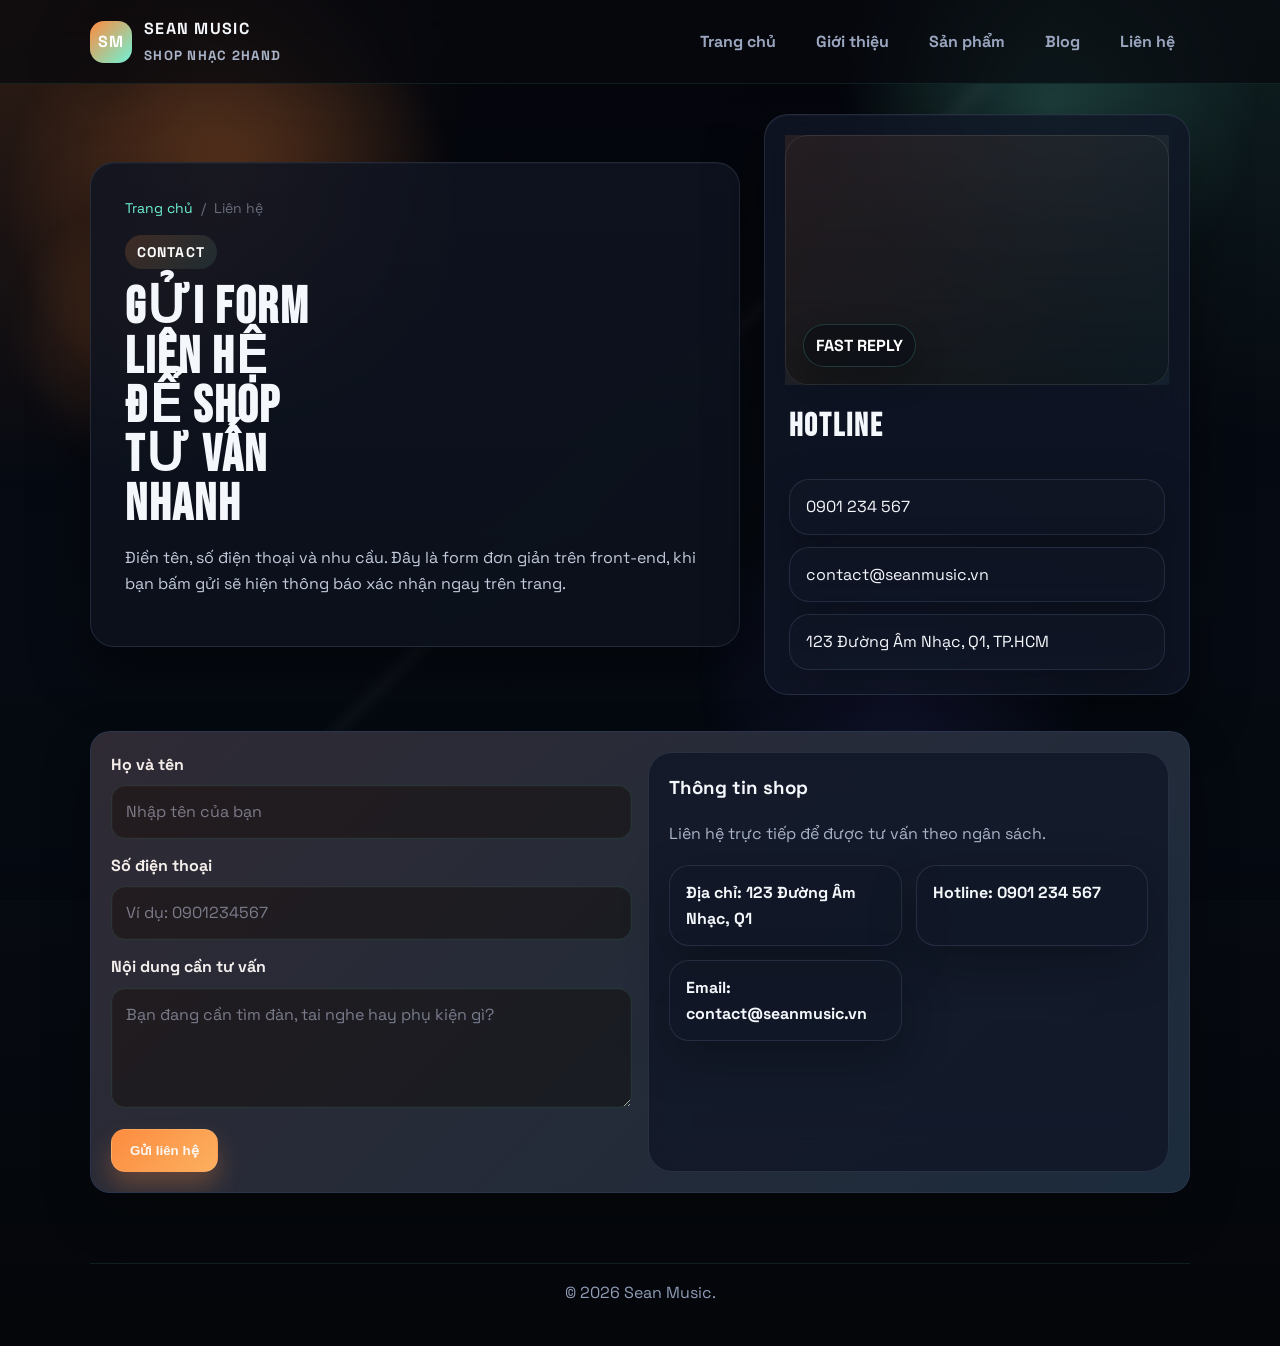
<file: lien-he.html>
<!DOCTYPE html>
<html lang="vi">
<head><meta charset="UTF-8"><meta name="viewport" content="width=device-width, initial-scale=1.0"><title>Liên hệ - Sean Music</title><link rel="stylesheet" href="style.css"></head>
<body><div class="scroll-progress" aria-hidden="true"></div><header><div class="container topbar"><div class="brand"><div class="brand-badge">SM</div><div><div>Sean Music</div><small class="muted">Shop nhạc 2hand</small></div></div><nav aria-label="Điều hướng chính"><ul><li><a href="index.html">Trang chủ</a></li><li><a href="gioi-thieu.html">Giới thiệu</a></li><li><a href="san-pham.html">Sản phẩm</a></li><li><a href="blog.html">Blog</a></li><li><a href="lien-he.html">Liên hệ</a></li></ul></nav></div></header><main class="container"><section class="hero page-hero reveal"><div class="card hero-card"><div class="breadcrumb"><a href="index.html">Trang chủ</a><span>/</span><span>Liên hệ</span></div><span class="eyebrow">Contact</span><h1>Gửi form liên hệ để shop tư vấn nhanh</h1><p class="page-note">Điền tên, số điện thoại và nhu cầu. Đây là form đơn giản trên front-end, khi bạn bấm gửi sẽ hiện thông báo xác nhận ngay trên trang.</p></div><aside class="card side-card hero-visual"><div class="hero-visual__image"><span class="hero-visual__badge">Fast reply</span></div><div class="hero-visual__content"><h2>Hotline</h2><div class="feature-box">0901 234 567</div><div class="feature-box">contact@seanmusic.vn</div><div class="feature-box">123 Đường Âm Nhạc, Q1, TP.HCM</div></div></aside></section><section class="section reveal"><div class="contact-card card"><div class="contact-grid"><div><div id="formMessage" class="message" aria-live="polite"></div><form id="contactForm"><div class="form-group"><label for="name">Họ và tên</label><input id="name" name="name" type="text" placeholder="Nhập tên của bạn" required></div><div class="form-group"><label for="phone">Số điện thoại</label><input id="phone" name="phone" type="text" placeholder="Ví dụ: 0901234567" required></div><div class="form-group"><label for="message">Nội dung cần tư vấn</label><textarea id="message" name="message" placeholder="Bạn đang cần tìm đàn, tai nghe hay phụ kiện gì?"></textarea></div><button class="btn btn-primary" type="submit">Gửi liên hệ</button></form></div><div class="card side-card" style="box-shadow:none; margin:0;"><h3>Thông tin shop</h3><p class="muted">Liên hệ trực tiếp để được tư vấn theo ngân sách.</p><div class="contact-strip"><div class="pill">Địa chỉ: 123 Đường Âm Nhạc, Q1</div><div class="pill">Hotline: 0901 234 567</div><div class="pill">Email: contact@seanmusic.vn</div></div></div></div></div></section></main><footer><div class="container"><div class="footer-bottom">&copy; 2026 Sean Music.</div></div></footer><script src="script.js"></script></body></html>
</file>
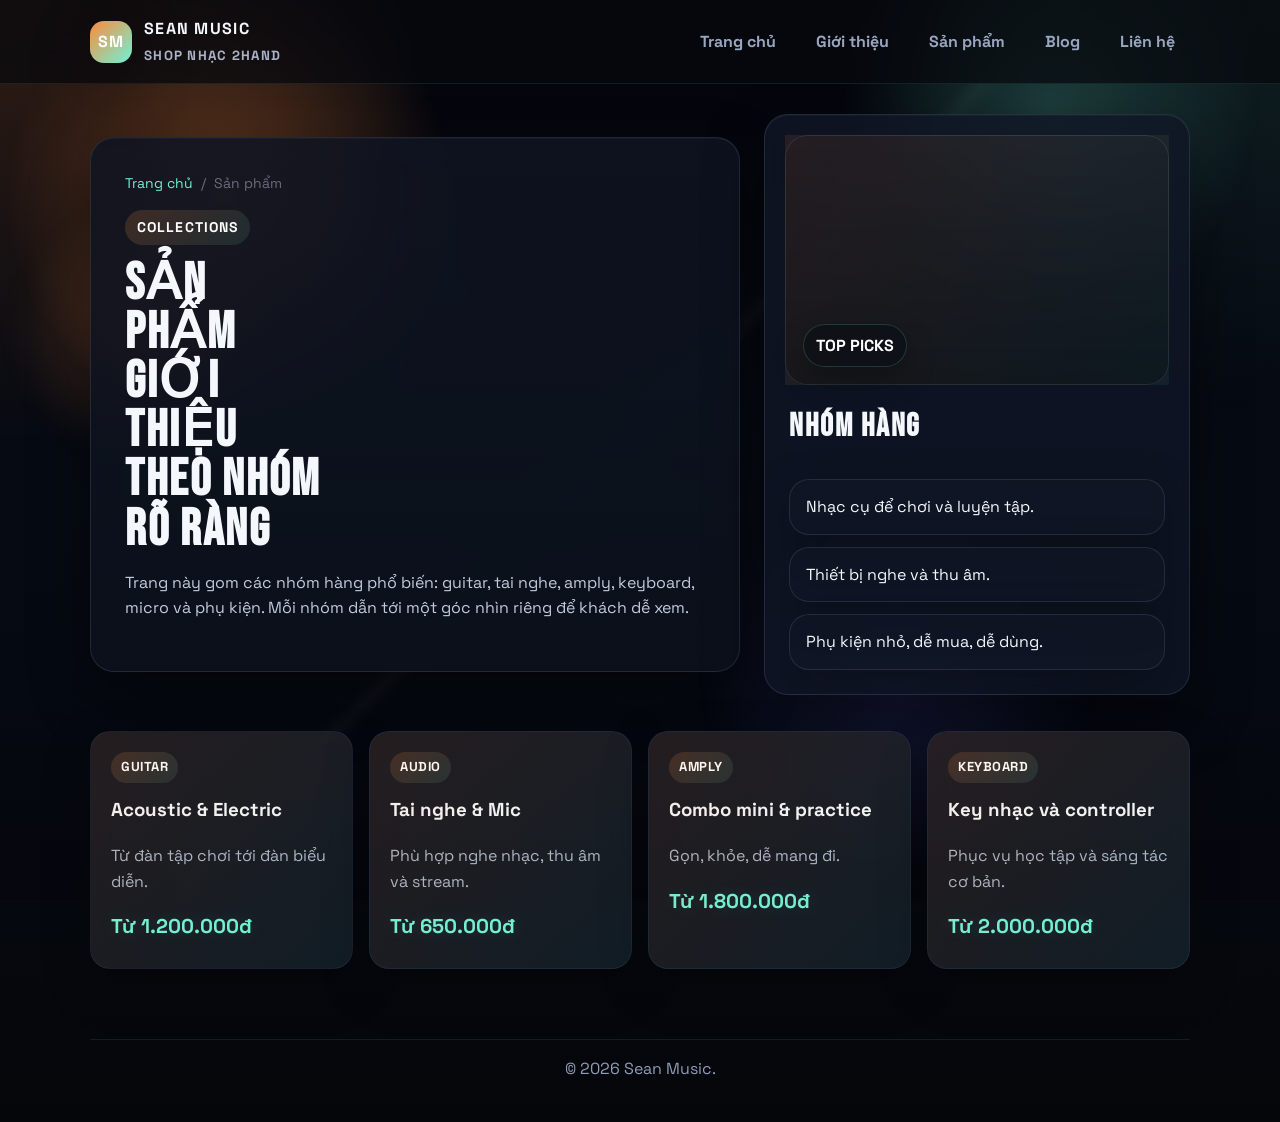
<file: san-pham.html>
<!DOCTYPE html>
<html lang="vi">
<head><meta charset="UTF-8"><meta name="viewport" content="width=device-width, initial-scale=1.0"><title>Sản phẩm - Sean Music</title><link rel="stylesheet" href="style.css"></head>
<body>
<div class="scroll-progress" aria-hidden="true"></div>
<header><div class="container topbar"><div class="brand"><div class="brand-badge">SM</div><div><div>Sean Music</div><small class="muted">Shop nhạc 2hand</small></div></div><nav aria-label="Điều hướng chính"><ul><li><a href="index.html">Trang chủ</a></li><li><a href="gioi-thieu.html">Giới thiệu</a></li><li><a href="san-pham.html">Sản phẩm</a></li><li><a href="blog.html">Blog</a></li><li><a href="lien-he.html">Liên hệ</a></li></ul></nav></div></header>
<main class="container"><section class="hero page-hero reveal"><div class="card hero-card"><div class="breadcrumb"><a href="index.html">Trang chủ</a><span>/</span><span>Sản phẩm</span></div><span class="eyebrow">Collections</span><h1>Sản phẩm giới thiệu theo nhóm rõ ràng</h1><p class="page-note">Trang này gom các nhóm hàng phổ biến: guitar, tai nghe, amply, keyboard, micro và phụ kiện. Mỗi nhóm dẫn tới một góc nhìn riêng để khách dễ xem.</p></div><aside class="card side-card hero-visual"><div class="hero-visual__image"><span class="hero-visual__badge">Top picks</span></div><div class="hero-visual__content"><h2>Nhóm hàng</h2><div class="feature-box">Nhạc cụ để chơi và luyện tập.</div><div class="feature-box">Thiết bị nghe và thu âm.</div><div class="feature-box">Phụ kiện nhỏ, dễ mua, dễ dùng.</div></div></aside></section><section class="section reveal"><div class="product-grid"><article class="product-card card"><span class="tag">Guitar</span><h3>Acoustic & Electric</h3><p class="muted">Từ đàn tập chơi tới đàn biểu diễn.</p><div class="price">Từ 1.200.000đ</div></article><article class="product-card card"><span class="tag">Audio</span><h3>Tai nghe & Mic</h3><p class="muted">Phù hợp nghe nhạc, thu âm và stream.</p><div class="price">Từ 650.000đ</div></article><article class="product-card card"><span class="tag">Amply</span><h3>Combo mini & practice</h3><p class="muted">Gọn, khỏe, dễ mang đi.</p><div class="price">Từ 1.800.000đ</div></article><article class="product-card card"><span class="tag">Keyboard</span><h3>Key nhạc và controller</h3><p class="muted">Phục vụ học tập và sáng tác cơ bản.</p><div class="price">Từ 2.000.000đ</div></article></div></section></main>
<footer><div class="container"><div class="footer-bottom">&copy; 2026 Sean Music.</div></div></footer><script src="script.js"></script>
</body></html>
</file>
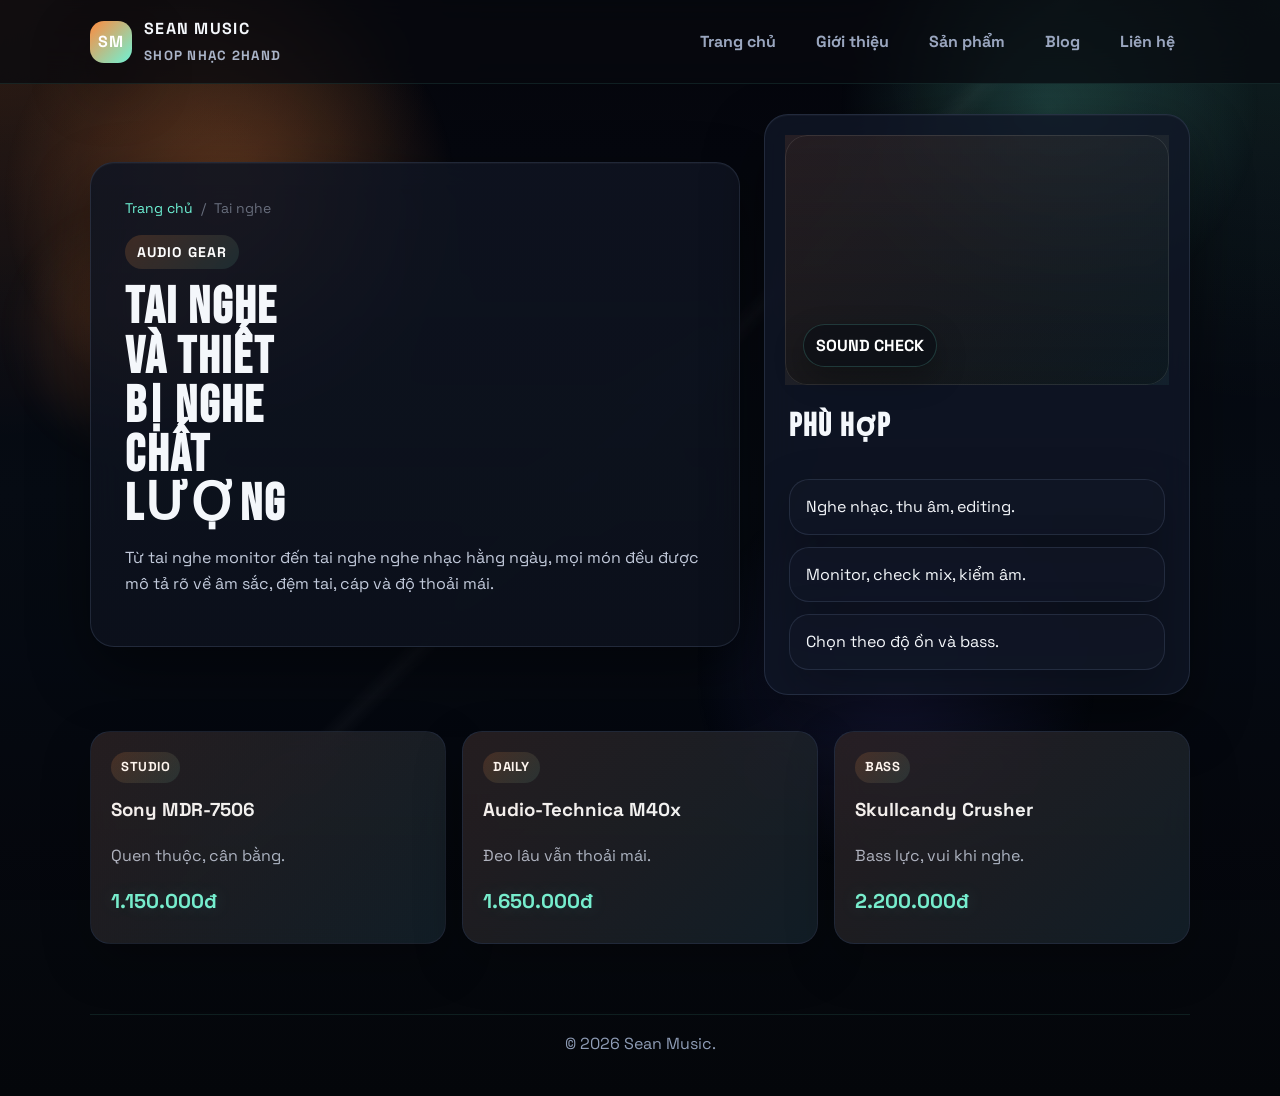
<file: tai-nghe.html>
<!DOCTYPE html>
<html lang="vi">
<head><meta charset="UTF-8"><meta name="viewport" content="width=device-width, initial-scale=1.0"><title>Tai nghe - Sean Music</title><link rel="stylesheet" href="style.css"></head>
<body><div class="scroll-progress" aria-hidden="true"></div><header><div class="container topbar"><div class="brand"><div class="brand-badge">SM</div><div><div>Sean Music</div><small class="muted">Shop nhạc 2hand</small></div></div><nav aria-label="Điều hướng chính"><ul><li><a href="index.html">Trang chủ</a></li><li><a href="gioi-thieu.html">Giới thiệu</a></li><li><a href="san-pham.html">Sản phẩm</a></li><li><a href="blog.html">Blog</a></li><li><a href="lien-he.html">Liên hệ</a></li></ul></nav></div></header><main class="container"><section class="hero page-hero reveal"><div class="card hero-card"><div class="breadcrumb"><a href="index.html">Trang chủ</a><span>/</span><span>Tai nghe</span></div><span class="eyebrow">Audio gear</span><h1>Tai nghe và thiết bị nghe chất lượng</h1><p class="page-note">Từ tai nghe monitor đến tai nghe nghe nhạc hằng ngày, mọi món đều được mô tả rõ về âm sắc, đệm tai, cáp và độ thoải mái.</p></div><aside class="card side-card hero-visual"><div class="hero-visual__image"><span class="hero-visual__badge">Sound check</span></div><div class="hero-visual__content"><h2>Phù hợp</h2><div class="feature-box">Nghe nhạc, thu âm, editing.</div><div class="feature-box">Monitor, check mix, kiểm âm.</div><div class="feature-box">Chọn theo độ ồn và bass.</div></div></aside></section><section class="section reveal"><div class="product-grid"><article class="product-card card"><span class="tag">Studio</span><h3>Sony MDR-7506</h3><p class="muted">Quen thuộc, cân bằng.</p><div class="price">1.150.000đ</div></article><article class="product-card card"><span class="tag">Daily</span><h3>Audio-Technica M40x</h3><p class="muted">Đeo lâu vẫn thoải mái.</p><div class="price">1.650.000đ</div></article><article class="product-card card"><span class="tag">Bass</span><h3>Skullcandy Crusher</h3><p class="muted">Bass lực, vui khi nghe.</p><div class="price">2.200.000đ</div></article></div></section></main><footer><div class="container"><div class="footer-bottom">&copy; 2026 Sean Music.</div></div></footer><script src="script.js"></script></body></html>
</file>
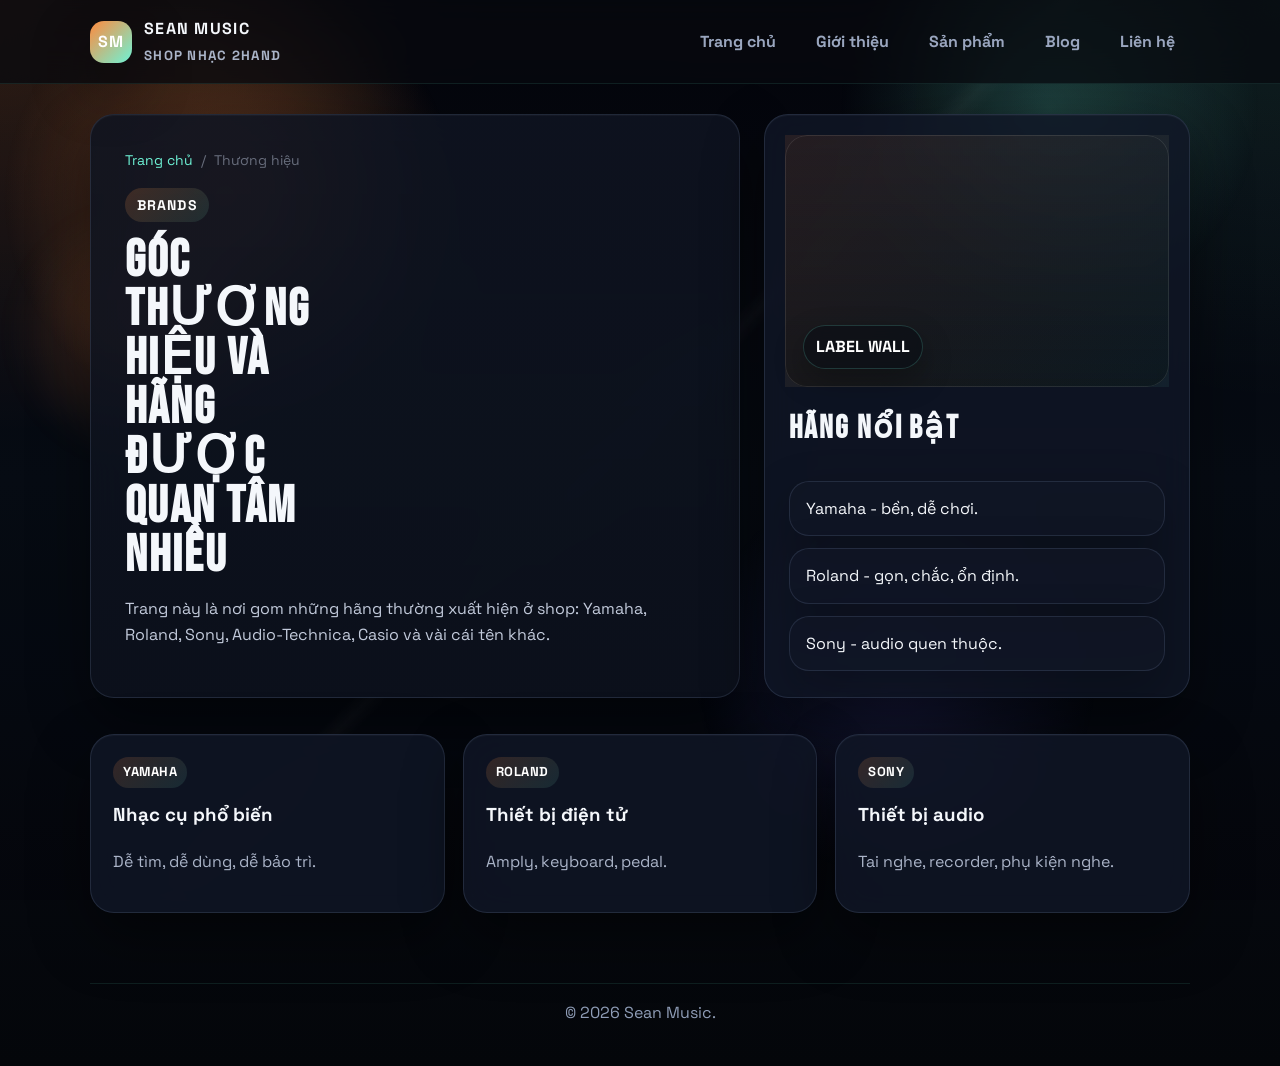
<file: thuong-hieu.html>
<!DOCTYPE html>
<html lang="vi">
<head><meta charset="UTF-8"><meta name="viewport" content="width=device-width, initial-scale=1.0"><title>Thương hiệu - Sean Music</title><link rel="stylesheet" href="style.css"></head>
<body><div class="scroll-progress" aria-hidden="true"></div><header><div class="container topbar"><div class="brand"><div class="brand-badge">SM</div><div><div>Sean Music</div><small class="muted">Shop nhạc 2hand</small></div></div><nav aria-label="Điều hướng chính"><ul><li><a href="index.html">Trang chủ</a></li><li><a href="gioi-thieu.html">Giới thiệu</a></li><li><a href="san-pham.html">Sản phẩm</a></li><li><a href="blog.html">Blog</a></li><li><a href="lien-he.html">Liên hệ</a></li></ul></nav></div></header><main class="container"><section class="hero page-hero reveal"><div class="card hero-card"><div class="breadcrumb"><a href="index.html">Trang chủ</a><span>/</span><span>Thương hiệu</span></div><span class="eyebrow">Brands</span><h1>Góc thương hiệu và hãng được quan tâm nhiều</h1><p class="page-note">Trang này là nơi gom những hãng thường xuất hiện ở shop: Yamaha, Roland, Sony, Audio-Technica, Casio và vài cái tên khác.</p></div><aside class="card side-card hero-visual"><div class="hero-visual__image"><span class="hero-visual__badge">Label wall</span></div><div class="hero-visual__content"><h2>Hãng nổi bật</h2><div class="feature-box">Yamaha - bền, dễ chơi.</div><div class="feature-box">Roland - gọn, chắc, ổn định.</div><div class="feature-box">Sony - audio quen thuộc.</div></div></aside></section><section class="section reveal"><div class="page-grid"><div class="card page-card"><span class="tag">Yamaha</span><h3>Nhạc cụ phổ biến</h3><p class="muted">Dễ tìm, dễ dùng, dễ bảo trì.</p></div><div class="card page-card"><span class="tag">Roland</span><h3>Thiết bị điện tử</h3><p class="muted">Amply, keyboard, pedal.</p></div><div class="card page-card"><span class="tag">Sony</span><h3>Thiết bị audio</h3><p class="muted">Tai nghe, recorder, phụ kiện nghe.</p></div></div></section></main><footer><div class="container"><div class="footer-bottom">&copy; 2026 Sean Music.</div></div></footer><script src="script.js"></script></body></html>
</file>
<file: style.css>
@import url('https://fonts.googleapis.com/css2?family=Space+Grotesk:wght@400;500;700&family=Bebas+Neue&display=swap');

:root {
    --bg: #07090f;
    --bg-soft: #0d1322;
    --card: rgba(17, 23, 38, 0.82);
    --text: #f4f7fb;
    --muted: #9aa6bf;
    --accent: #ff8a3d;
    --accent-2: #6ef3d6;
    --accent-dark: #ffb07a;
    --line: rgba(130, 150, 190, 0.18);
    --shadow: 0 24px 60px rgba(0, 0, 0, 0.45);
    --hero-image: url('https://images.unsplash.com/photo-1511379938547-c1f69419868d?auto=format&fit=crop&w=1400&q=80');
    --gear-image: url('https://images.unsplash.com/photo-1516280440614-37939bbacd81?auto=format&fit=crop&w=1200&q=80');
    --blog-image: url('https://images.unsplash.com/photo-1512320870222-5d5f3f1d1a3b?auto=format&fit=crop&w=1200&q=80');
}

* { box-sizing: border-box; }
html { scroll-behavior: smooth; }

body {
    margin: 0;
    font-family: 'Space Grotesk', Arial, Helvetica, sans-serif;
    background:
        radial-gradient(circle at top left, rgba(255, 138, 61, 0.20), transparent 26%),
        radial-gradient(circle at top right, rgba(110, 243, 214, 0.12), transparent 24%),
        linear-gradient(180deg, #05070c, #080d16 45%, #04060a 100%);
    color: var(--text);
    line-height: 1.6;
    position: relative;
    overflow-x: hidden;
    opacity: 0;
    transition: opacity 0.45s ease;
}

body.is-ready {
    opacity: 1;
}

body.is-leaving {
    opacity: 0;
}

body::before,
body::after {
    content: '';
    position: fixed;
    inset: 0;
    pointer-events: none;
    z-index: -1;
}

body::before {
    background:
        linear-gradient(180deg, rgba(8, 12, 20, 0.70), rgba(8, 12, 20, 0.92)),
        var(--hero-image) center top / cover no-repeat;
    opacity: 0.18;
    filter: saturate(1.28) contrast(1.08) brightness(0.82);
}

body::after {
    background:
        radial-gradient(circle at 18% 22%, rgba(255, 138, 61, 0.32), transparent 18%),
        radial-gradient(circle at 82% 12%, rgba(110, 243, 214, 0.20), transparent 16%),
        radial-gradient(circle at 70% 75%, rgba(104, 101, 255, 0.16), transparent 18%),
        linear-gradient(135deg, transparent 0 48%, rgba(255, 255, 255, 0.03) 49%, transparent 50% 100%);
    animation: drift 12s ease-in-out infinite alternate;
}

.container {
    width: min(1100px, calc(100% - 32px));
    margin: 0 auto;
}

header {
    position: sticky;
    top: 0;
    z-index: 10;
    backdrop-filter: blur(18px);
    background: rgba(7, 9, 15, 0.72);
    border-bottom: 1px solid rgba(110, 243, 214, 0.10);
}

.scroll-progress {
    position: fixed;
    left: 0;
    top: 0;
    height: 4px;
    width: 0;
    z-index: 50;
    background: linear-gradient(90deg, var(--accent), var(--accent-2), #8d7cff);
    box-shadow: 0 0 22px rgba(110, 243, 214, 0.36);
    animation: pulseGlow 4.5s ease-in-out infinite;
}

.topbar {
    display: flex;
    align-items: center;
    justify-content: space-between;
    gap: 18px;
    padding: 16px 0;
}

.brand {
    display: flex;
    align-items: center;
    gap: 12px;
    font-weight: 700;
    letter-spacing: 0.08em;
    text-transform: uppercase;
}

.brand-badge {
    width: 42px;
    height: 42px;
    border-radius: 14px;
    display: grid;
    place-items: center;
    background: linear-gradient(135deg, var(--accent), var(--accent-2));
    color: #fff;
    box-shadow: var(--shadow);
}

nav ul {
    list-style: none;
    display: flex;
    gap: 10px;
    padding: 0;
    margin: 0;
    flex-wrap: wrap;
}

nav a {
    text-decoration: none;
    color: var(--muted);
    font-weight: 700;
    padding: 10px 14px;
    border-radius: 999px;
    border: 1px solid transparent;
    transition: transform 0.25s ease, background 0.25s ease, color 0.25s ease, border-color 0.25s ease;
}

nav a:hover {
    background: rgba(255, 138, 61, 0.12);
    color: #fff;
    border-color: rgba(255, 138, 61, 0.20);
}

nav a.active {
    background: linear-gradient(135deg, rgba(255, 138, 61, 0.24), rgba(110, 243, 214, 0.14));
    color: #fff;
    border-color: rgba(110, 243, 214, 0.18);
}

.hero {
    position: relative;
    display: grid;
    grid-template-columns: 1.45fr 0.95fr;
    gap: 24px;
    align-items: center;
    padding: 34px 0 20px;
}

.hero::before {
    content: '';
    position: absolute;
    inset: 120px auto auto -80px;
    width: 260px;
    height: 260px;
    background: radial-gradient(circle, rgba(255, 138, 61, 0.24), transparent 70%);
    filter: blur(12px);
    pointer-events: none;
}

.card {
    background: var(--card);
    border: 1px solid var(--line);
    border-radius: 24px;
    box-shadow: var(--shadow), inset 0 1px 0 rgba(255,255,255,0.03);
    backdrop-filter: blur(18px);
}

.hero-card,
.hero-visual,
.product-card,
.blog-card,
.contact-card,
.stat,
.feature-box,
.pill {
    position: relative;
    overflow: hidden;
}

.hero-card::after,
.hero-visual::after,
.product-card::after,
.blog-card::after,
.contact-card::after {
    content: '';
    position: absolute;
    inset: 0;
    background: linear-gradient(135deg, rgba(255,255,255,0.06), transparent 35%);
    opacity: 0;
    transition: opacity 0.35s ease;
    pointer-events: none;
}

.hero-card:hover::after,
.hero-visual:hover::after,
.product-card:hover::after,
.blog-card:hover::after,
.contact-card:hover::after {
    opacity: 1;
}

.hero-card {
    padding: 34px;
    background:
        linear-gradient(180deg, rgba(15, 20, 33, 0.88), rgba(12, 17, 28, 0.92)),
        url('https://images.unsplash.com/photo-1501386761578-eac5c94b800a?auto=format&fit=crop&w=1400&q=80') center/cover;
}

.side-card { padding: 20px; }

.hero-visual {
    display: grid;
    gap: 16px;
    min-height: 100%;
}

.hero-visual__image {
    position: relative;
    min-height: 250px;
    border-radius: 22px;
    background:
        linear-gradient(180deg, rgba(4, 8, 15, 0.12), rgba(4, 8, 15, 0.70)),
        var(--gear-image) center center / cover no-repeat;
    display: flex;
    align-items: flex-end;
    justify-content: flex-start;
    padding: 18px;
    box-shadow: inset 0 0 0 1px rgba(255,255,255,0.10);
}

.hero-visual__image::before,
.product-card::before,
.blog-card::before,
.contact-card::before {
    content: '';
    position: absolute;
    inset: 0;
    background: linear-gradient(135deg, rgba(255, 138, 61, 0.10), rgba(110, 243, 214, 0.06));
    pointer-events: none;
}

.hero-visual__badge {
    display: inline-flex;
    align-items: center;
    gap: 8px;
    padding: 8px 12px;
    border-radius: 999px;
    background: rgba(5, 9, 17, 0.48);
    border: 1px solid rgba(110, 243, 214, 0.18);
    color: #fff;
    font-weight: 700;
    backdrop-filter: blur(10px);
    box-shadow: 0 12px 30px rgba(0, 0, 0, 0.28);
    animation: pulseGlow 4.5s ease-in-out infinite;
}

.hero-visual__content {
    padding: 0 4px 4px;
}

.eyebrow {
    display: inline-block;
    margin-bottom: 14px;
    padding: 6px 12px;
    border-radius: 999px;
    background: linear-gradient(135deg, rgba(255, 138, 61, 0.18), rgba(110, 243, 214, 0.10));
    color: #fff;
    font-size: 14px;
    font-weight: 700;
    letter-spacing: 0.08em;
    text-transform: uppercase;
}

h1, h2, h3, h4, p { margin-top: 0; }

h1 {
    font-family: 'Bebas Neue', sans-serif;
    font-size: clamp(2.4rem, 4vw, 4.9rem);
    line-height: 0.96;
    margin-bottom: 16px;
    letter-spacing: 0.04em;
    text-transform: uppercase;
    max-width: 10ch;
}

.section-title h2,
.side-card h2,
.contact-card h2 {
    font-family: 'Bebas Neue', sans-serif;
    letter-spacing: 0.06em;
    font-size: clamp(2rem, 2vw, 2.5rem);
}

.lead {
    color: #c2cadb;
    font-size: 1.05rem;
    margin-bottom: 22px;
    max-width: 55ch;
}

.cta-row {
    display: flex;
    flex-wrap: wrap;
    gap: 12px;
}

.btn {
    display: inline-block;
    padding: 13px 18px;
    border-radius: 14px;
    text-decoration: none;
    font-weight: 700;
    border: 1px solid rgba(255, 255, 255, 0.08);
    cursor: pointer;
    transition: transform 0.2s ease, opacity 0.2s ease, box-shadow 0.2s ease;
}

.btn:hover {
    transform: translateY(-2px) scale(1.03);
    box-shadow: 0 18px 34px rgba(0, 0, 0, 0.30);
}

.btn-primary {
    background: linear-gradient(135deg, var(--accent), #ffb15f);
    color: #fff;
    box-shadow: 0 14px 24px rgba(255, 138, 61, 0.28);
    animation: pulseGlow 4.5s ease-in-out infinite;
}

.btn-secondary {
    background: rgba(255, 255, 255, 0.04);
    color: #fff;
    border-color: rgba(110, 243, 214, 0.18);
    backdrop-filter: blur(8px);
}

.section {
    padding: 26px 0;
}

.page-hero {
    padding: 30px 0 10px;
}

.page-hero .hero-card {
    min-height: 320px;
}

.page-grid {
    display: grid;
    grid-template-columns: repeat(auto-fit, minmax(260px, 1fr));
    gap: 18px;
}

.page-card {
    padding: 22px;
}

.breadcrumb {
    display: flex;
    flex-wrap: wrap;
    gap: 8px;
    margin-bottom: 16px;
    color: #aab4c8;
    font-size: 14px;
}

.breadcrumb a {
    color: var(--accent-2);
    text-decoration: none;
}

.breadcrumb span {
    opacity: 0.55;
}

.section-title {
    display: flex;
    justify-content: space-between;
    align-items: end;
    gap: 16px;
    margin-bottom: 18px;
}

.section-title p {
    color: var(--muted);
    margin-bottom: 0;
    max-width: 58ch;
}

.grid,
.product-grid,
.blog-grid,
.stats-grid,
.contact-grid {
    display: grid;
    gap: 16px;
}

.grid { grid-template-columns: repeat(auto-fit, minmax(150px, 1fr)); }
.product-grid { grid-template-columns: repeat(auto-fit, minmax(230px, 1fr)); }
.blog-grid { grid-template-columns: repeat(auto-fit, minmax(250px, 1fr)); }
.stats-grid { grid-template-columns: repeat(auto-fit, minmax(160px, 1fr)); }
.contact-grid { grid-template-columns: 1fr 1fr; }

.pill,
.product-card,
.blog-card,
.stat,
.contact-card,
.feature-box {
    background: rgba(17, 23, 38, 0.72);
    border: 1px solid var(--line);
    border-radius: 20px;
    box-shadow: 0 18px 48px rgba(0, 0, 0, 0.26);
    transition: transform 0.3s ease, box-shadow 0.3s ease, border-color 0.3s ease;
}

.pill:hover,
.stat:hover,
.feature-box:hover,
.product-card:hover,
.blog-card:hover,
.contact-card:hover {
    transform: translateY(-8px) rotateX(2deg);
    box-shadow: 0 26px 48px rgba(0, 0, 0, 0.36), 0 0 0 1px rgba(110, 243, 214, 0.06);
    border-color: rgba(110, 243, 214, 0.22);
}

.pill {
    padding: 14px 16px;
    text-align: center;
    font-weight: 700;
}

.feature-box {
    padding: 14px 16px;
}

.feature-box + .feature-box { margin-top: 12px; }

.product-card,
.blog-card,
.contact-card,
.stat { padding: 20px; }

.product-card {
    background:
        linear-gradient(180deg, rgba(15, 20, 33, 0.78), rgba(12, 17, 28, 0.92)),
        var(--hero-image);
    background-size: cover;
    background-position: center;
    background-repeat: no-repeat;
}

.product-card:nth-child(2) {
    background:
        linear-gradient(180deg, rgba(15, 20, 33, 0.78), rgba(12, 17, 28, 0.92)),
        var(--gear-image);
}

.product-card:nth-child(3) {
    background:
        linear-gradient(180deg, rgba(15, 20, 33, 0.78), rgba(12, 17, 28, 0.92)),
        url('https://images.unsplash.com/photo-1512163143273-bde0e3cc7402?auto=format&fit=crop&w=1200&q=80');
}

.product-card:nth-child(4) {
    background:
        linear-gradient(180deg, rgba(15, 20, 33, 0.78), rgba(12, 17, 28, 0.92)),
        url('https://images.unsplash.com/photo-1542751371-adc38448a05e?auto=format&fit=crop&w=1200&q=80');
}

.blog-card {
    background-size: cover;
    background-position: center;
}

.blog-card:nth-child(1) {
    background-image: linear-gradient(180deg, rgba(15, 20, 33, 0.76), rgba(12, 17, 28, 0.92)), var(--blog-image);
}

.blog-card:nth-child(2) {
    background-image: linear-gradient(180deg, rgba(15, 20, 33, 0.76), rgba(12, 17, 28, 0.92)), url('https://images.unsplash.com/photo-1516280440614-37939bbacd81?auto=format&fit=crop&w=1200&q=80');
}

.blog-card:nth-child(3) {
    background-image: linear-gradient(180deg, rgba(15, 20, 33, 0.76), rgba(12, 17, 28, 0.92)), url('https://images.unsplash.com/photo-1498038432885-c6f3f1f1d5d6?auto=format&fit=crop&w=1200&q=80');
}

.contact-card {
    background-image: linear-gradient(180deg, rgba(15, 20, 33, 0.82), rgba(12, 17, 28, 0.96)), url('https://images.unsplash.com/photo-1511192336575-5a79af67f9c3?auto=format&fit=crop&w=1400&q=80');
    background-size: cover;
    background-position: center;
}

.contact-strip {
    display: grid;
    grid-template-columns: repeat(auto-fit, minmax(180px, 1fr));
    gap: 14px;
    margin-top: 18px;
}

.contact-strip .pill {
    text-align: left;
}

.tag {
    display: inline-block;
    margin-bottom: 12px;
    padding: 5px 10px;
    border-radius: 999px;
    background: linear-gradient(135deg, rgba(255, 138, 61, 0.16), rgba(110, 243, 214, 0.10));
    color: #fff;
    font-size: 13px;
    font-weight: 700;
    letter-spacing: 0.04em;
    text-transform: uppercase;
}

.price {
    font-size: 1.25rem;
    font-weight: 700;
    color: var(--accent-2);
    margin: 10px 0 6px;
    text-shadow: 0 0 18px rgba(110, 243, 214, 0.18);
}

.muted { color: #aab4c8; }

.stat strong {
    display: block;
    font-size: 2rem;
    color: var(--accent-2);
    text-shadow: 0 0 18px rgba(110, 243, 214, 0.18);
}

.form-group { margin-bottom: 14px; }
label { display: block; margin-bottom: 8px; font-weight: 700; }

input,
textarea {
    width: 100%;
    padding: 13px 14px;
    border-radius: 14px;
    border: 1px solid rgba(110, 243, 214, 0.12);
    background: rgba(9, 13, 22, 0.82);
    font: inherit;
    color: #fff;
    box-shadow: inset 0 0 0 1px rgba(255,255,255,0.02);
}

input::placeholder,
textarea::placeholder { color: #6f7890; }

textarea {
    min-height: 120px;
    resize: vertical;
}

.message {
    margin-bottom: 16px;
    padding: 14px 16px;
    border-radius: 14px;
    border: 1px solid rgba(110, 243, 214, 0.18);
    background: rgba(110, 243, 214, 0.08);
    color: #eafffb;
    display: none;
}

.message.show { display: block; }

.reveal {
    opacity: 0;
    transform: translateY(28px);
    transition: opacity 0.75s ease, transform 0.75s ease;
}

.reveal.visible {
    opacity: 1;
    transform: translateY(0);
}

footer {
    margin-top: 16px;
    padding: 28px 0 40px;
    color: #8f9db7;
}

.footer-grid {
    display: grid;
    grid-template-columns: 1.2fr 1fr 1fr;
    gap: 20px;
    margin-bottom: 20px;
}

.footer-box a {
    color: inherit;
    text-decoration: none;
}

.footer-box ul {
    list-style: none;
    padding: 0;
    margin: 0;
    display: grid;
    gap: 8px;
}

.footer-bottom {
    padding-top: 16px;
    border-top: 1px solid rgba(110, 243, 214, 0.10);
    text-align: center;
}

.section-title h2,
.side-card h2,
.contact-card h2 {
    text-shadow: 0 0 18px rgba(255, 255, 255, 0.02);
}

.hero-card p.lead { max-width: 55ch; }

.page-note {
    color: #c2cadb;
    max-width: 65ch;
}

.card,
.pill,
.product-card,
.blog-card,
.stat,
.contact-card,
.feature-box {
    position: relative;
    z-index: 1;
}

.hero-visual__image,
.product-card,
.blog-card,
.contact-card {
    background-blend-mode: screen;
}

.hero-visual__badge,
.tag,
.eyebrow {
    text-transform: uppercase;
}

@keyframes drift {
    from {
        transform: translate3d(-1%, -1%, 0) scale(1);
    }

    to {
        transform: translate3d(1%, 1%, 0) scale(1.03);
    }
}

@keyframes pulseGlow {
    0%, 100% {
        box-shadow: 0 0 0 rgba(110, 243, 214, 0.0);
    }

    50% {
        box-shadow: 0 0 24px rgba(110, 243, 214, 0.14);
    }
}

@media (max-width: 900px) {
    .hero,
    .contact-grid,
    .footer-grid {
        grid-template-columns: 1fr;
    }

    .topbar {
        flex-direction: column;
        align-items: flex-start;
    }
}

@media (max-width: 560px) {
    .hero-card,
    .side-card,
    .contact-card {
        padding: 20px;
    }

    nav ul { gap: 6px; }
    nav a { padding: 8px 12px; }
}

@media (prefers-reduced-motion: reduce) {
    html { scroll-behavior: auto; }

    body::after,
    body,
    .reveal,
    .pill,
    .product-card,
    .blog-card,
    .stat,
    .feature-box,
    .contact-card,
    .btn,
    .hero-visual__badge,
    .scroll-progress {
        animation: none;
        transition: none;
    }
}
</file>
